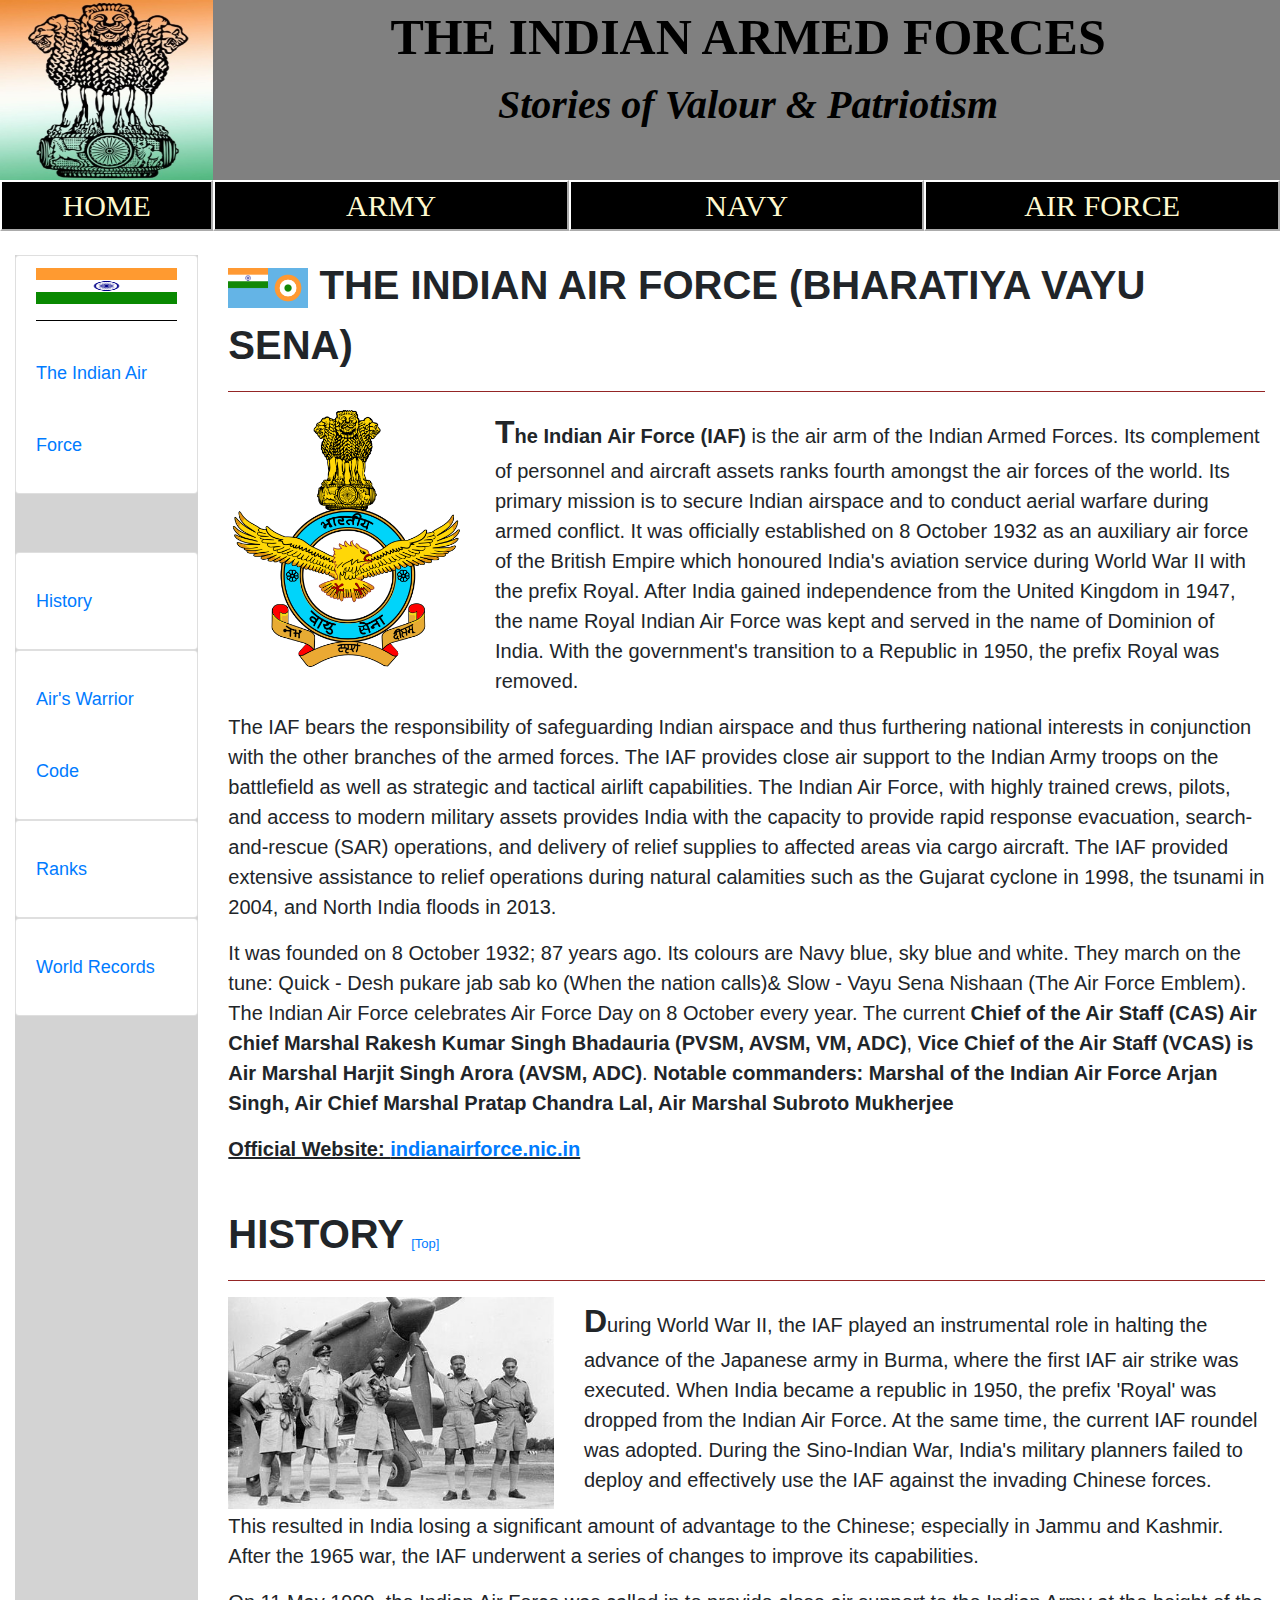
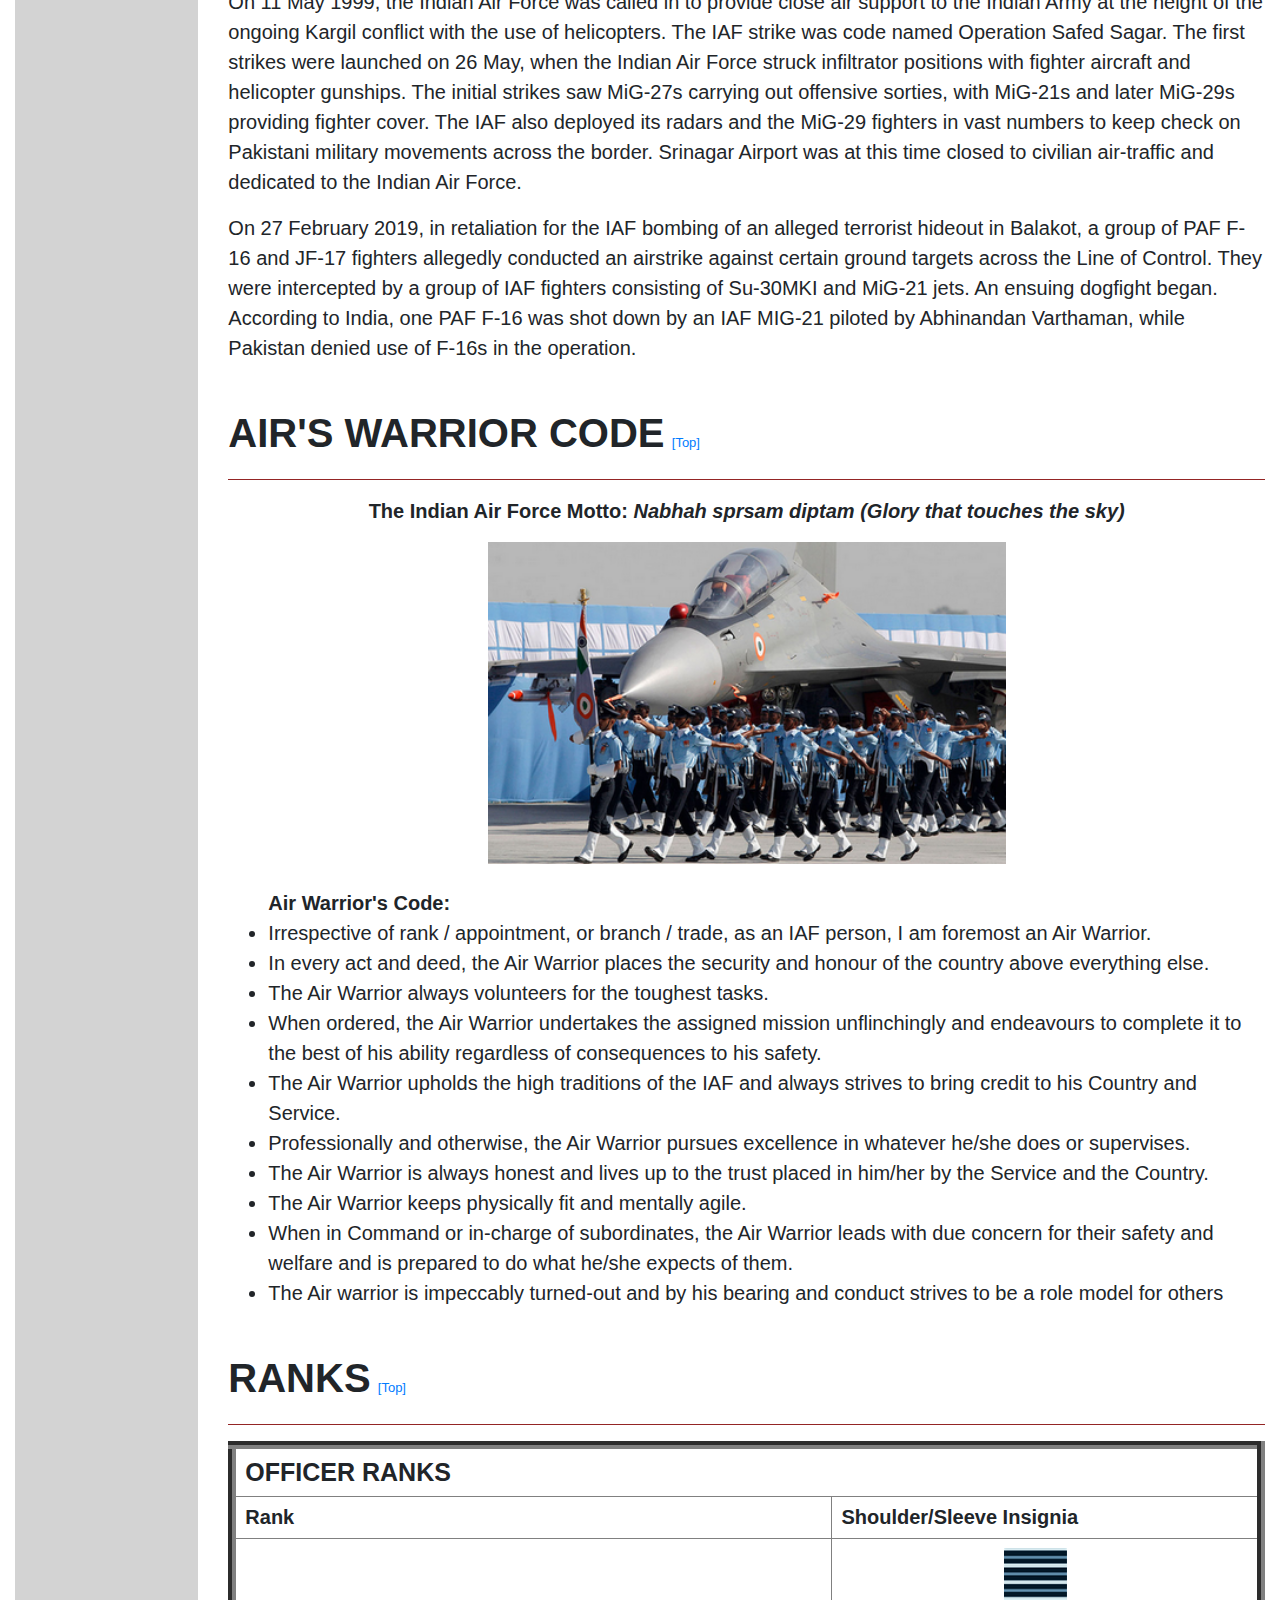
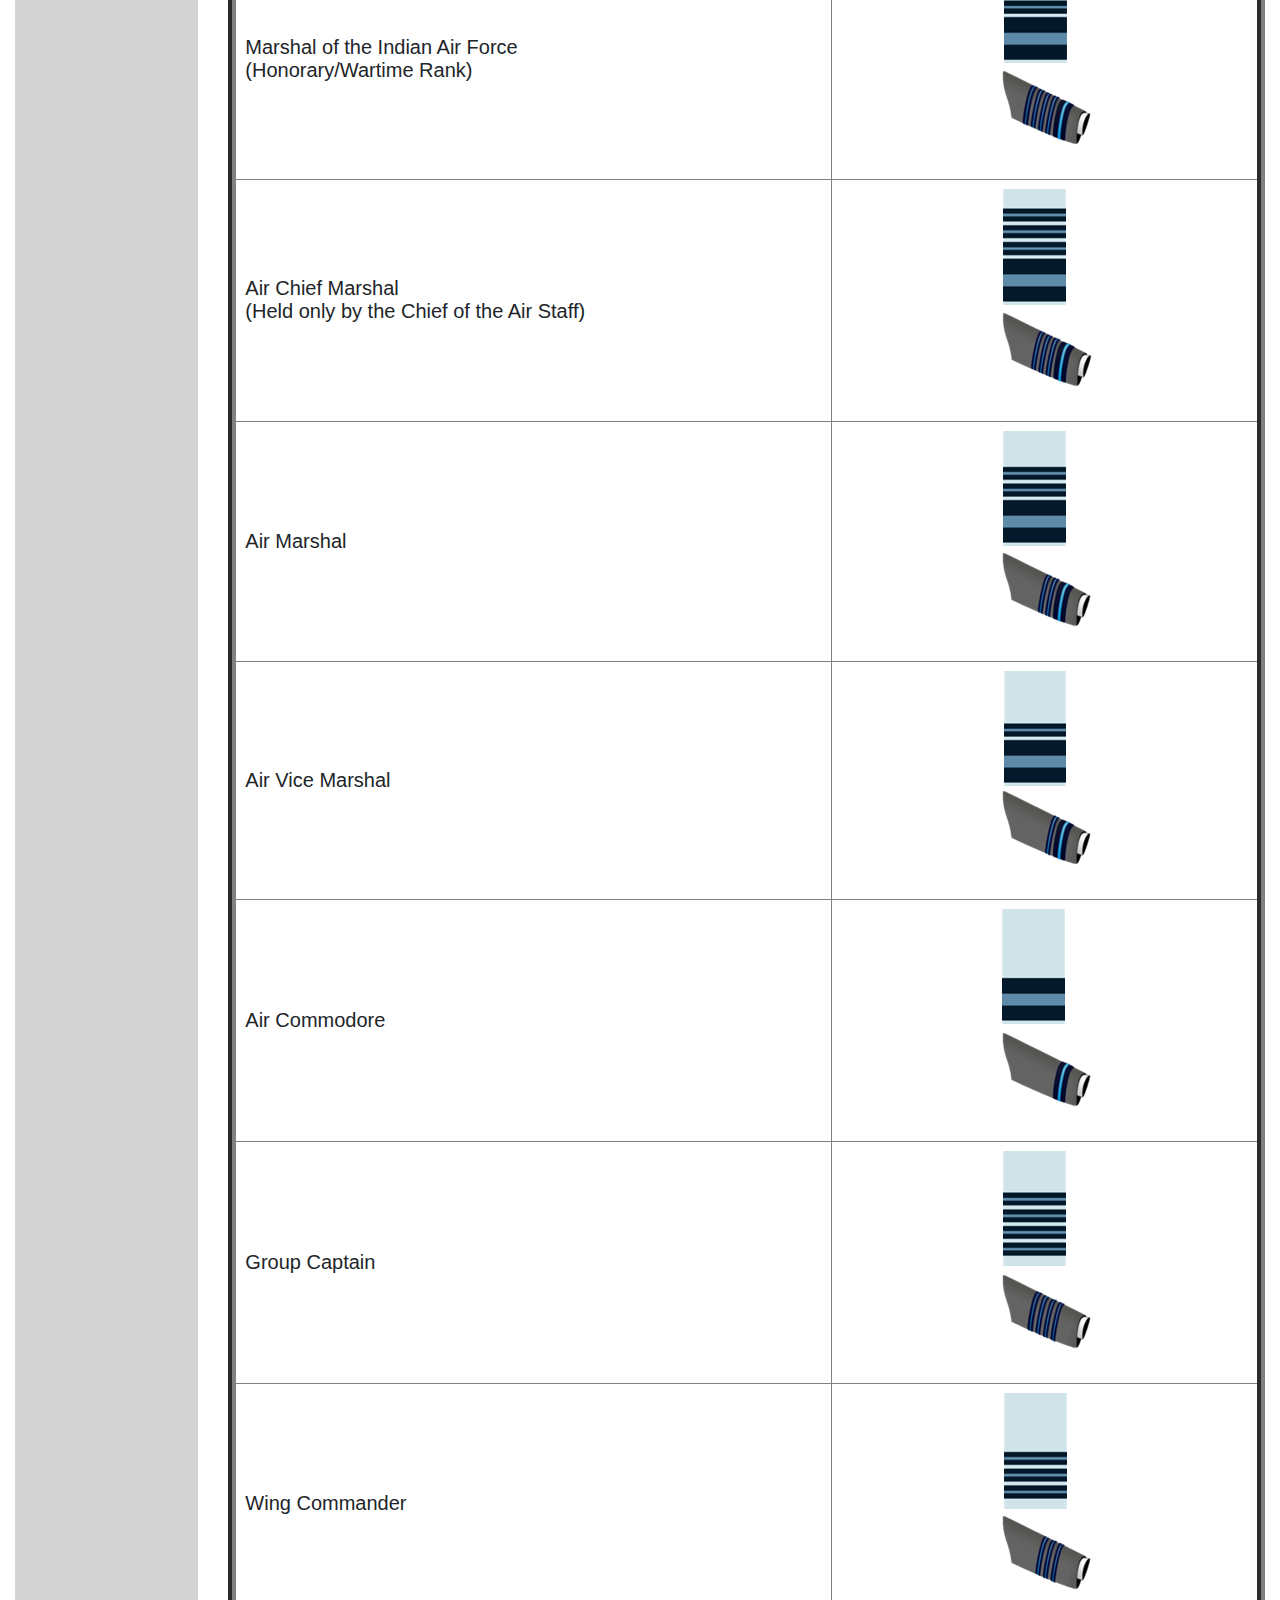
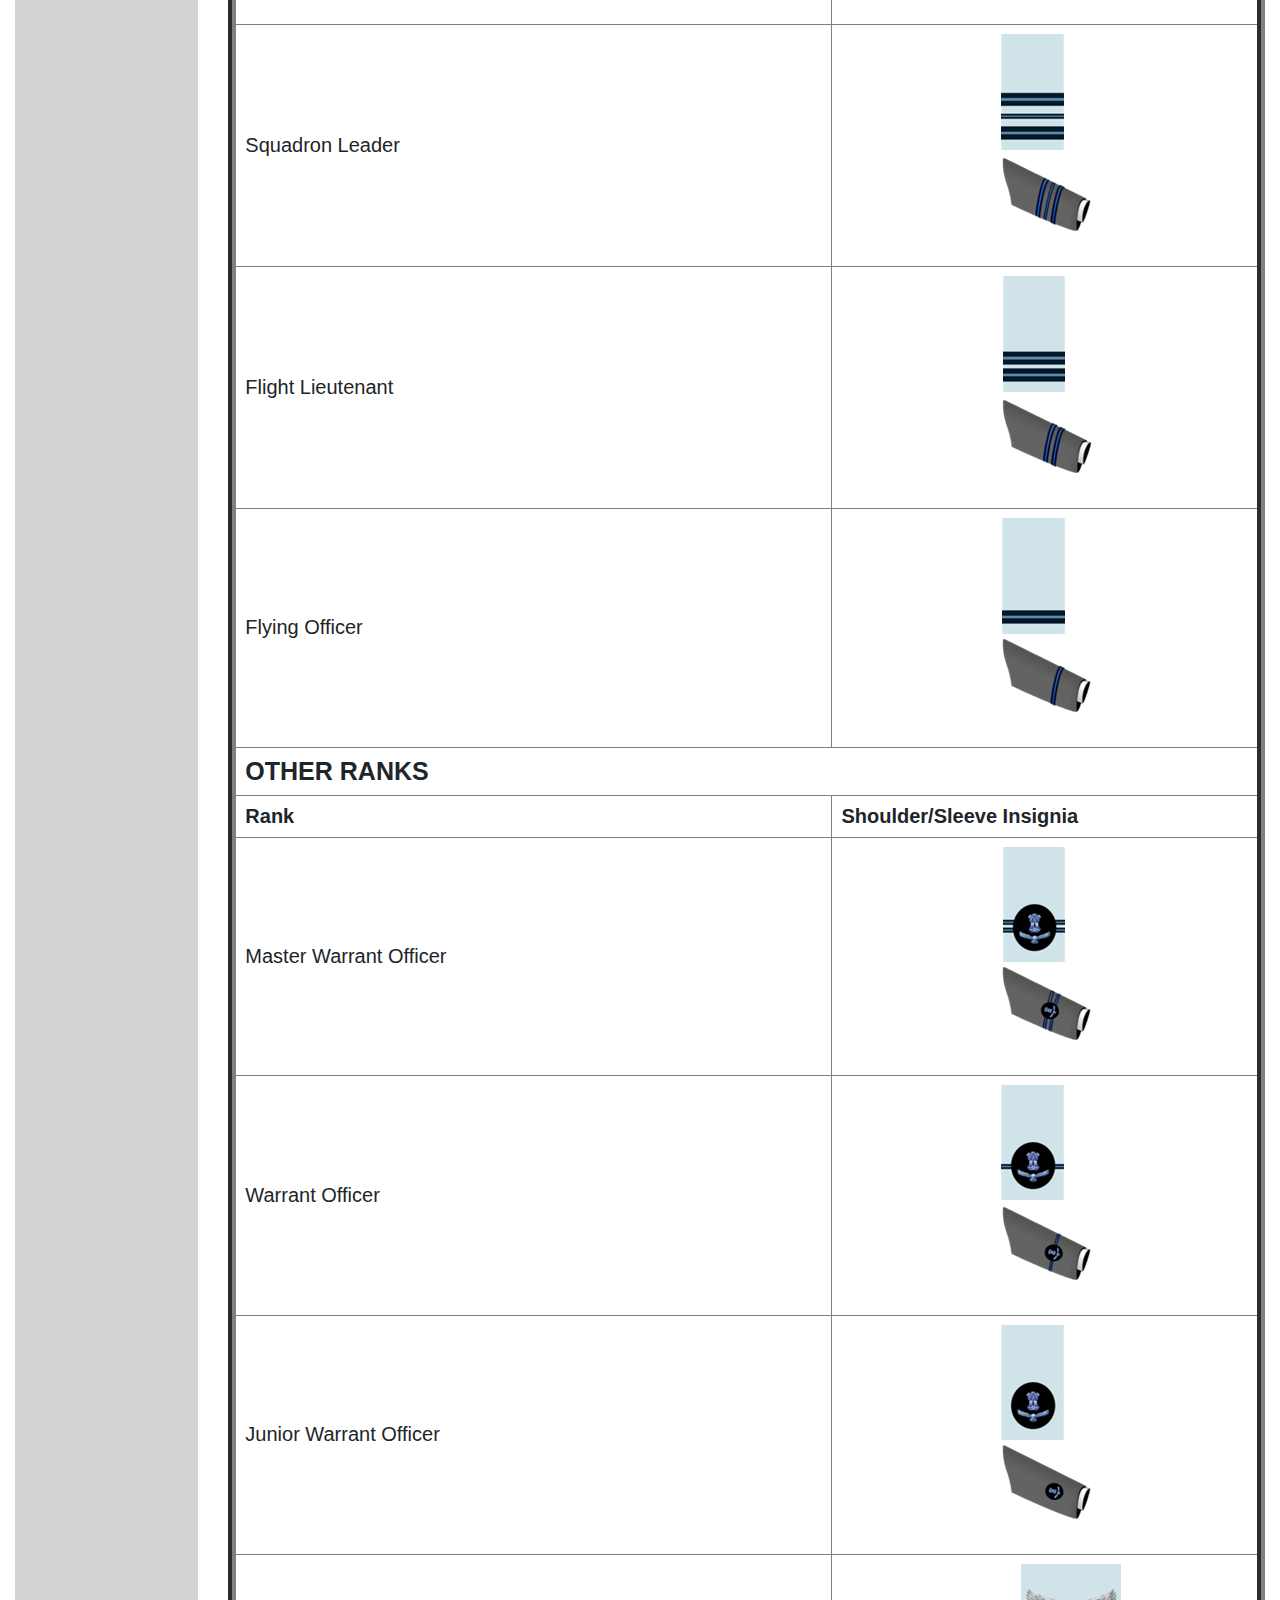
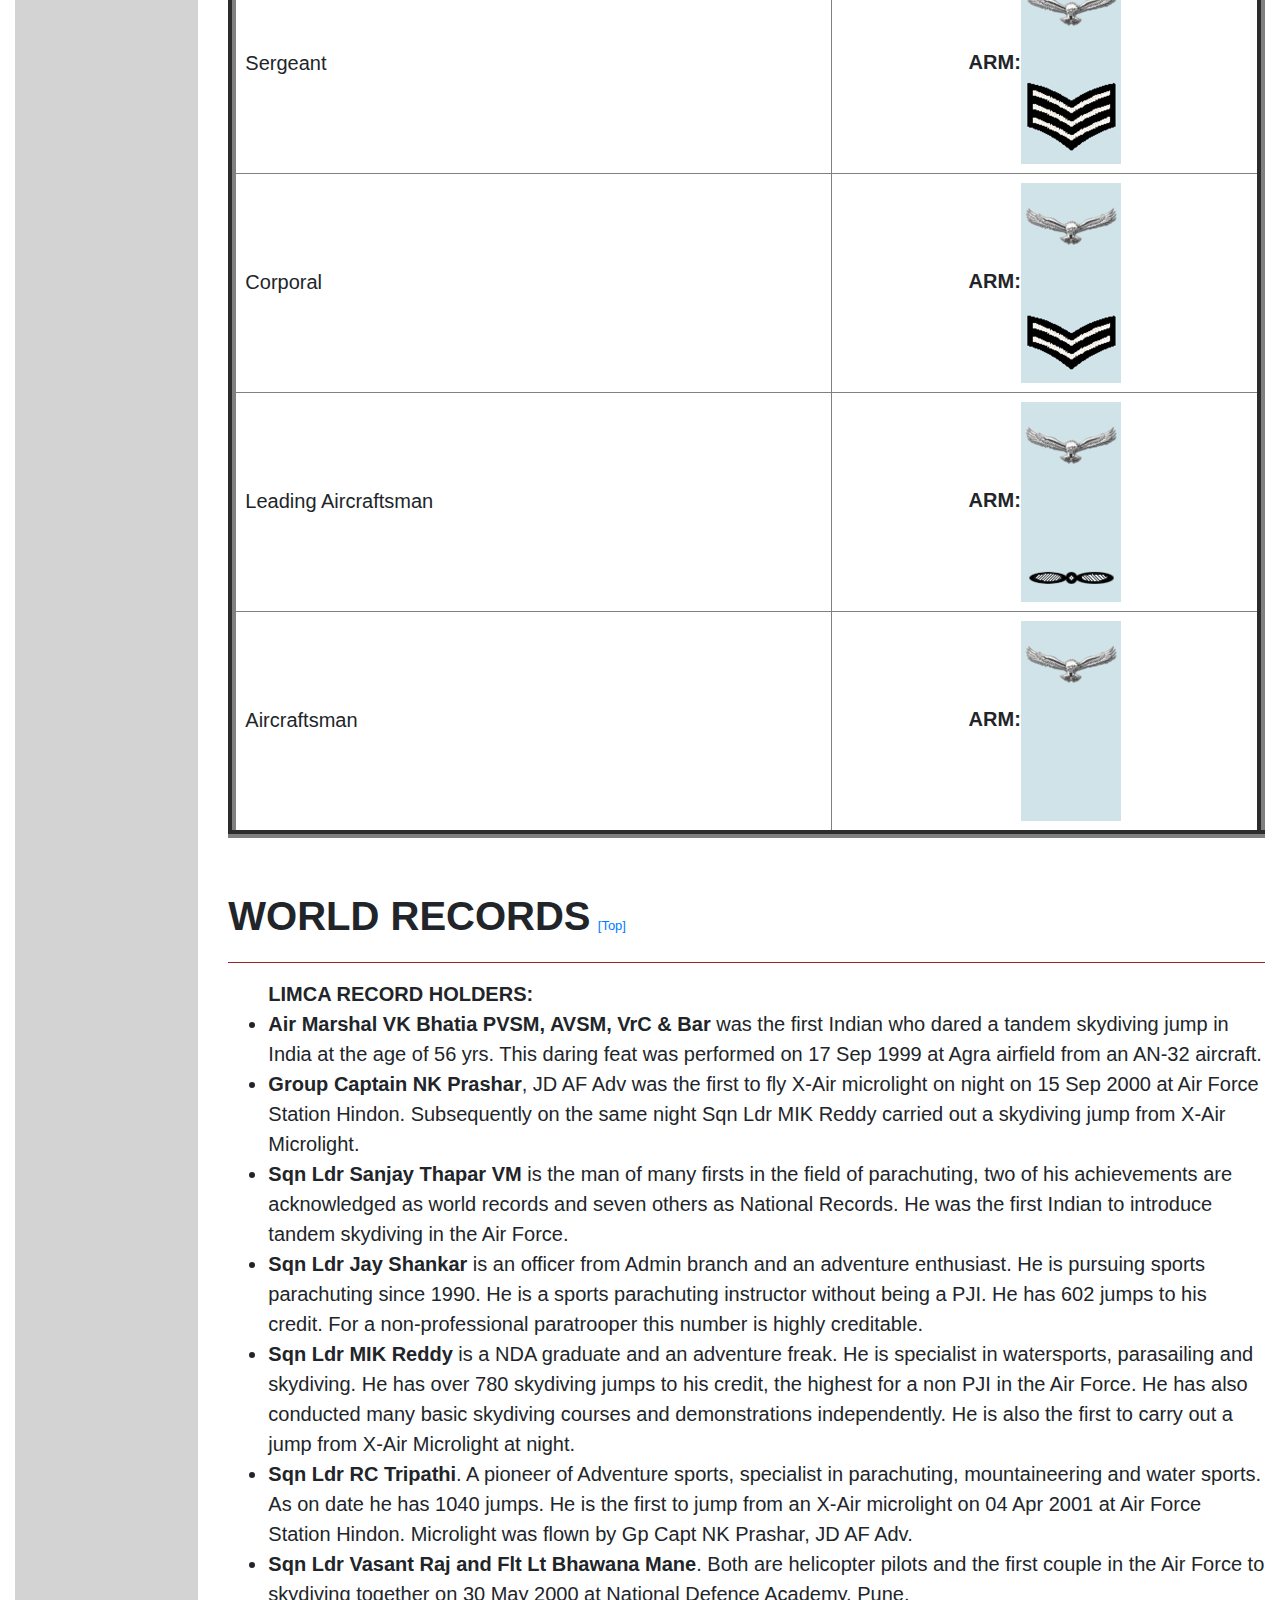
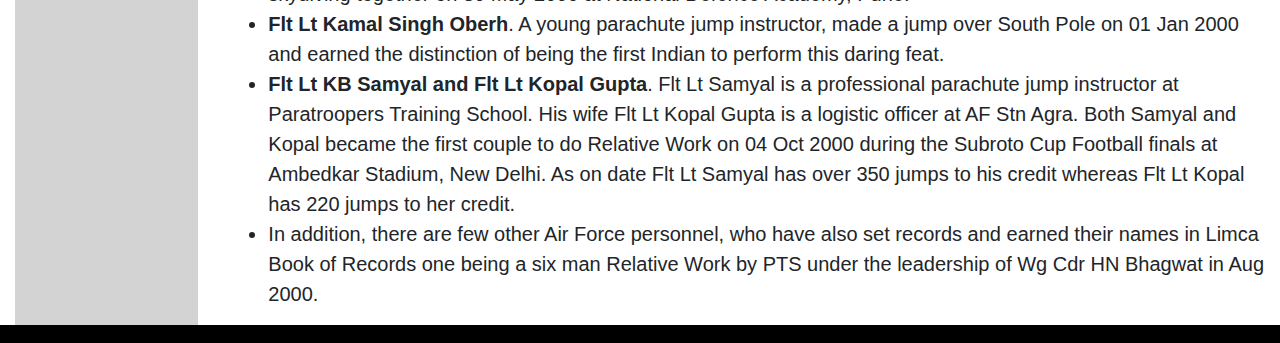
<file: Airforce.html>
<html>
     <head>
            <title> The Indian Air Force </title>
            <link rel="stylesheet" href="style0.css">
            <link rel="stylesheet" href="https://stackpath.bootstrapcdn.com/bootstrap/4.4.1/css/bootstrap.min.css" integrity="sha384-Vkoo8x4CGsO3+Hhxv8T/Q5PaXtkKtu6ug5TOeNV6gBiFeWPGFN9MuhOf23Q9Ifjh" crossorigin="anonymous">
            <link rel="stylesheet" href="style1.css">
            <meta name="viewport" content="width=device-width, initial-scale=1.0">
     </head>
     <body>
       
       <!-- Top of the webpage-->
       <div id="top">
        <img src="logo.jpg" height="100%" width="16.65%" align="left">
            THE INDIAN ARMED FORCES<br>
        <span class="st"><i>Stories of Valour & Patriotism</span></i>
       </div>
       <!--End of Top-->
       
       <!--For buttons in nav bar-->
       <div class="row no-gutters">
           <div class="col-2">
              <a href="Home.html"><button class="home">HOME</button></a>
           </div>
           <div class="col">
              <a href="Army.html"><button class="else">ARMY</button></a>
           </div>
           <div class="col">    
              <a href="Navy.html"><button class="else">NAVY</button></a>
           </div>
           <div class="col">
              <a href="Airforce.html"><button class="else">AIR FORCE</button></a>
           </div>
       </div> 
       <!--End of Nav bar-->
       
       <br>
       
       <!-- Middle Section-->
       <div class="container-fluid">
       <div class="row">
       
           <!-- Internal Navigation Sidebar-->
           <div class="col-2">
               <ul class="list-group">
                  <a href="#air"><li class="list-group-item">
                     <span id="sbimg"><img src="indianflag.png" height="12%" width="100%"></span><br><hr color="black">The Indian Air Force</li></a>
                  <a href="#his"><li class="list-group-item">History</li></a>
                  <a href="#awc"><li class="list-group-item">Air's Warrior Code</li></a>
                  <a href="#rn"><li class="list-group-item">Ranks</li></a>
                  <a href="#wr"><li class="list-group-item">World Records</li></a>
               </ul>
           </div>
           <!--End of internal navigation sidebar-->
       
           <!--Main Content-->
           <div class="col">

               <!--First internal heading-->
               <span class="content-heading" id="air"><img src="airflag.png" alt="The Indian Air Force Flag" title="The Indian Air Force Flag" width="80px">&nbspTHE INDIAN AIR FORCE (BHARATIYA VAYU SENA)</span>
               <hr color=brown>
               
               <!--First heading content-->
               <div class="row">
                    <div class="col-3">
                         <img src="aircrest.png" alt="The Indian Air Force Crest" title="The Indian Air Force Crest" class="head-img" width="100%" >       
                    </div>
           
                    <div class="col">
                        <p><font size="6"><b>T</font>he Indian Air Force (IAF)</b> is the air arm of the Indian Armed Forces. Its complement of personnel and aircraft assets ranks fourth amongst the air forces of the world. Its primary mission is to secure Indian airspace and to conduct aerial warfare during armed conflict. It was officially established on 8 October 1932 as an auxiliary air force of the British Empire which honoured India's aviation service during World War II with the prefix Royal. After India gained independence from the United Kingdom in 1947, the name Royal Indian Air Force was kept and served in the name of Dominion of India. With the government's transition to a Republic in 1950, the prefix Royal was removed. 
                        </p>

                        

                       </div>
                        
                        <div class="container-fluid">

                        <p>
                          The IAF bears the responsibility of safeguarding Indian airspace and thus furthering national interests in conjunction with the other branches of the armed forces. The IAF provides close air support to the Indian Army troops on the battlefield as well as strategic and tactical airlift capabilities. The Indian Air Force, with highly trained crews, pilots, and access to modern military assets provides India with the capacity to provide rapid response evacuation, search-and-rescue (SAR) operations, and delivery of relief supplies to affected areas via cargo aircraft. The IAF provided extensive assistance to relief operations during natural calamities such as the Gujarat cyclone in 1998, the tsunami in 2004, and North India floods in 2013.
                        </p>  
                        

                        <p>It was founded on 8 October 1932; 87 years ago. Its colours are Navy blue, sky blue and white. They march on the tune: Quick - Desh pukare jab sab ko (When the nation calls)& Slow - Vayu Sena Nishaan (The Air Force Emblem). The Indian Air Force celebrates Air Force Day on 8 October every year. The current <b>Chief of the Air Staff (CAS) Air Chief Marshal Rakesh Kumar Singh Bhadauria (PVSM, AVSM, VM, ADC)</b>, <b>Vice Chief of the Air Staff (VCAS) is Air Marshal Harjit Singh Arora (AVSM, ADC)</b>. <b>Notable commanders: Marshal of the Indian Air Force Arjan Singh, Air Chief Marshal Pratap Chandra Lal, Air Marshal Subroto Mukherjee</b></p>
                        <p><b><u>Official Website: <a href="https://www.indianairforce.nic.in">indianairforce.nic.in</a></u></b></p>
                        </p><br>
                        </div>
               </div>
               <!--End of First content-->

               

               <!--Second internal heading-->
               <span class="content-heading" id="his">HISTORY</span><font size="2px" >&nbsp <a href="#top">[Top]</a></font>
               <hr color=brown>
                
               <!--Second heading content--> 
               <div class="row">
                    <div class="col-4">
                         <img src="airhis.png" alt="World War II: Arjan Singh" title="World War II: Arjan Singh" class="head-img" width="100%">       
                    </div>
           
                    <div class="col">
                        <p><font size="6"><b>D</b></font>uring World War II, the IAF played an instrumental role in halting the advance of the Japanese army in Burma, where the first IAF air strike was executed. When India became a republic in 1950, the prefix 'Royal' was dropped from the Indian Air Force. At the same time, the current IAF roundel was adopted. During the Sino-Indian War, India's military planners failed to deploy and effectively use the IAF against the invading Chinese forces.  
                        </p>

                    </div>
                        <div class="container-fluid"> 

                          <p>
                            This resulted in India losing a significant amount of advantage to the Chinese; especially in Jammu and Kashmir. After the 1965 war, the IAF underwent a series of changes to improve its capabilities.
                          </p>
                        
                        <p>
                          On 11 May 1999, the Indian Air Force was called in to provide close air support to the Indian Army at the height of the ongoing Kargil conflict with the use of helicopters. The IAF strike was code named Operation Safed Sagar. The first strikes were launched on 26 May, when the Indian Air Force struck infiltrator positions with fighter aircraft and helicopter gunships. The initial strikes saw MiG-27s carrying out offensive sorties, with MiG-21s and later MiG-29s providing fighter cover. The IAF also deployed its radars and the MiG-29 fighters in vast numbers to keep check on Pakistani military movements across the border. Srinagar Airport was at this time closed to civilian air-traffic and dedicated to the Indian Air Force. 
                        </p>
                        <p>
                          On 27 February 2019, in retaliation for the IAF bombing of an alleged terrorist hideout in Balakot, a group of PAF F-16 and JF-17 fighters allegedly conducted an airstrike against certain ground targets across the Line of Control. They were intercepted by a group of IAF fighters consisting of Su-30MKI and MiG-21 jets. An ensuing dogfight began. According to India, one PAF F-16 was shot down by an IAF MIG-21 piloted by Abhinandan Varthaman, while Pakistan denied use of F-16s in the operation. 
                        </p> 
                        <br>
                    </div>
               </div>
               <!--End of Second content-->


               
               <!--Third internal heading-->
               <span class="content-heading" id="awc">AIR'S WARRIOR CODE</span><font size="2px" >&nbsp <a href="#top">[Top]</a></font>
               <hr color=brown>
                
               <!--Third heading content--> 
               
               <div class="row">
                    
                                
                    
           
                    <div class="col">
                        <p style="text-align: center"><b>The Indian Air Force Motto: <i>Nabhah sprsam diptam (Glory that touches the sky)</i></b></p>

                      <img src="airawc.png" alt="The Indian Air Force" title="The Indian Air Force" class="center1" width="100%">
                    </div>
                        <div class="container-fluid"> 
                        
                        
                        <br><ul class="list">
                          <b>Air Warrior's Code:</b>
                            <li>Irrespective of rank / appointment, or branch / trade, as an IAF person, I am foremost an Air Warrior.</li>
                            <li>In every act and deed, the Air Warrior places the security and honour of the country above everything else.</li>
                            <li>The Air Warrior always volunteers for the toughest tasks.</li>
                            <li>When ordered, the Air Warrior undertakes the assigned mission unflinchingly and endeavours to complete it to the best of his ability regardless of consequences to his safety.</li>
                            <li>The Air Warrior upholds the high traditions of the IAF and always strives to bring credit to his Country and Service.</li>
                            <li>Professionally and otherwise, the Air Warrior pursues excellence in whatever he/she does or supervises.</li>
                            <li>The Air Warrior is always honest and lives up to the trust placed in him/her by the Service and the Country.</li>
                            <li>The Air Warrior keeps physically fit and mentally agile.</li>
                            <li>When in Command or in-charge of subordinates, the Air Warrior leads with due concern for their safety and welfare and is prepared to do what he/she expects of them.</li>
                            <li>The Air warrior is impeccably turned-out and by his bearing and conduct strives to be a role model for others</li>
                        </ul><br>
                    </div>
               </div>

               <!--End of Third content-->

               
               <!--Fourth internal heading-->
               <span class="content-heading" id="rn">RANKS</span><font size="2px">&nbsp <a href="#top">[Top]</a></font>
               <hr color=brown>
                
               <!--Fouth heading content--> 
               <div class="row">
                    
           
                    <div class="col">
            
                        
                        <table border="8px" width="100%" cellpadding="9px">
                            <tr>
                              <th colspan="3" style="font-size: 25px">OFFICER RANKS</th>
                            </tr>
                            <tr>
                              <th>Rank</th>
                              <th>Shoulder/Sleeve Insignia</th>
                  
                            </tr>
                          
                            <tr>
                              <td>Marshal of the Indian Air Force<br>(Honorary/Wartime Rank)</td>
                              <td align="center"><img class="rank" src="rn2m.png" height="100%"></td>
                            </tr>

                            <tr>
                              <td>Air Chief Marshal<br>(Held only by the Chief of the Air Staff)</td>
                              <td align="center"><img class="rank" src="rn2acm.png" height="100%"></td>
                            </tr>

                            <tr>
                              <td>Air Marshal</td>
                              <td align="center"><img class="rank" src="rn2am.png" height="100%"></td>
                            </tr>

                            <tr>
                              <td>Air Vice Marshal</td>
                              <td align="center"><img class="rank" src="rn2avm.png" height="100%"></td>
                            </tr>

                            <tr>
                              <td>Air Commodore</td>
                              <td align="center"><img class="rank" src="rn2ac.png" height="100%"></td>
                            </tr>

                            <tr>
                              <td>Group Captain</td>
                              <td align="center"><img class="rank" src="rn2gc.png" height="100%"></td>
                            </tr>

                            <tr>
                              <td>Wing Commander</td>
                              <td align="center"><img class="rank" src="rn2wc.png" height="100%"></td>
                            </tr>

                            <tr>
                              <td>Squadron Leader</td>
                              <td align="center"><img class="rank" src="rn2sl.png" height="100%"></td>
                            </tr>

                            <tr>
                              <td>Flight Lieutenant</td>
                              <td align="center"><img class="rank" src="rn2fl.png" height="100%"></td>
                            </tr>

                            <tr>
                              <td>Flying Officer</td>
                              <td align="center"><img class="rank" src="rn2fo.png" height="100%"></td>
                            </tr>

                            <tr>
                              <th colspan="3" style="font-size: 25px">OTHER RANKS</th>
                            </tr>

                            <tr>
                              <th>Rank</th>
                              <th>Shoulder/Sleeve Insignia</th>
                            </tr>

                            <tr>
                              <td>Master Warrant Officer</td>
                              <td align="center"><img class="rank" src="rn2mwo.png" height="100%"></td>
                            </tr>

                            <tr>
                              <td>Warrant Officer</td>
                              <td align="center"><img class="rank" src="rn2wo.png" height="100%"></td>
                            </tr>

                            <tr>
                              <td>Junior Warrant Officer</td>
                              <td align="center"><img class="rank" src="rn2jwo.png" height="100%"></td>
                            </tr>

                            <tr>
                              <td>Sergeant</td>
                              <td align="center"><b>ARM:<img class="rank" src="rn2s.png" height="100%"></td>
                            </tr>

                            <tr>
                              <td>Corporal</td>
                              <td align="center"><b>ARM:<b><img class="rank" src="rn2c.png" height="100%"></td>
                            </tr>

                            <tr>
                              <td>Leading Aircraftsman</td>
                              <td align="center"><b>ARM:</b><img class="rank" src="rn2la.png" height="100%"></td>
                            </tr>

                            <tr>
                              <td>Aircraftsman</td>
                              <td align="center"><b>ARM:</b><img class="rank" src="rn2a.png" height="100%"></td>
                            </tr>

                            
                          

                        </table><br><br>
                    
                    </div>
               </div>
               <!--End of Fourth content-->


               <!--Fifth internal heading-->
               <span class="content-heading" id="wr">WORLD RECORDS</span><font size="2px" >&nbsp <a href="#top">[Top]</a></font>
               <hr color=brown>
                
               <!--Fifth heading content--> 
               <div class="row">
                    
           
                   <div class="col">
                        <ul class="list">
                          <b>LIMCA RECORD HOLDERS:</b>
                          <li><b>Air Marshal VK Bhatia PVSM, AVSM, VrC & Bar</b> was the first Indian who dared a tandem skydiving jump in India at the age of 56 yrs. This daring feat was performed on 17 Sep 1999 at Agra airfield from an AN-32 aircraft.</li>
                          <li><b>Group Captain NK Prashar</b>, JD AF Adv was the first to fly X-Air microlight on night on 15 Sep 2000 at Air Force Station Hindon. Subsequently on the same night Sqn Ldr MIK Reddy carried out a skydiving jump from X-Air Microlight.</li>
                          <li><b>Sqn Ldr Sanjay Thapar VM</b> is the man of many firsts in the field of parachuting, two of his achievements are acknowledged as world records and seven others as National Records. He was the first Indian to introduce tandem skydiving in the Air Force.</li>
                          <li><b>Sqn Ldr Jay Shankar</b> is an officer from Admin branch and an adventure enthusiast. He is pursuing sports parachuting since 1990. He is a sports parachuting instructor without being a PJI. He has 602 jumps to his credit. For a non-professional paratrooper this number is highly creditable.</li>
                          <li><b>Sqn Ldr MIK Reddy</b> is a NDA graduate and an adventure freak. He is specialist in watersports, parasailing and skydiving. He has over 780 skydiving jumps to his credit, the highest for a non PJI in the Air Force. He has also conducted many basic skydiving courses and demonstrations independently. He is also the first to carry out a jump from X-Air Microlight at night.</li>
                          <li><b>Sqn Ldr RC Tripathi</b>. A pioneer of Adventure sports, specialist in parachuting, mountaineering and water sports. As on date he has 1040 jumps. He is the first to jump from an X-Air microlight on 04 Apr 2001 at Air Force Station Hindon. Microlight was flown by Gp Capt NK Prashar, JD AF Adv.</li>
                          <li><b>Sqn Ldr Vasant Raj and Flt Lt Bhawana Mane</b>. Both are helicopter pilots and the first couple in the Air Force to skydiving together on 30 May 2000 at National Defence Academy, Pune.</li>
                          <li><b>Flt Lt Kamal Singh Oberh</b>. A young parachute jump instructor, made a jump over South Pole on 01 Jan 2000 and earned the distinction of being the first Indian to perform this daring feat.</li>
                          <li><b>Flt Lt KB Samyal and Flt Lt Kopal Gupta</b>. Flt Lt Samyal is a professional parachute jump instructor at Paratroopers Training School. His wife Flt Lt Kopal Gupta is a logistic officer at AF Stn Agra. Both Samyal and Kopal became the first couple to do Relative Work on 04 Oct 2000 during the Subroto Cup Football finals at Ambedkar Stadium, New Delhi. As on date Flt Lt Samyal has over 350 jumps to his credit whereas Flt Lt Kopal has 220 jumps to her credit.</li>
                          <li>In addition, there are few other Air Force personnel, who have also set records and earned their names in Limca Book of Records one being a six man Relative Work by PTS under the leadership of Wg Cdr HN Bhagwat in Aug 2000.</li>
                        </ul>

                       
                        </div><br>
               </div>
               <!--End of Fifth content-->

           </div>
           <!--End of Main Content-->
       
       </div> 
       </div>
       <!-- End of Middle Section-->     
       

       <!--Bottom Section-->
       <div id="bottom" style="background-color: black; height: 2%">
       </div>
        <!--End of Bottom Section-->
     

     </body>   
</html>
</file>
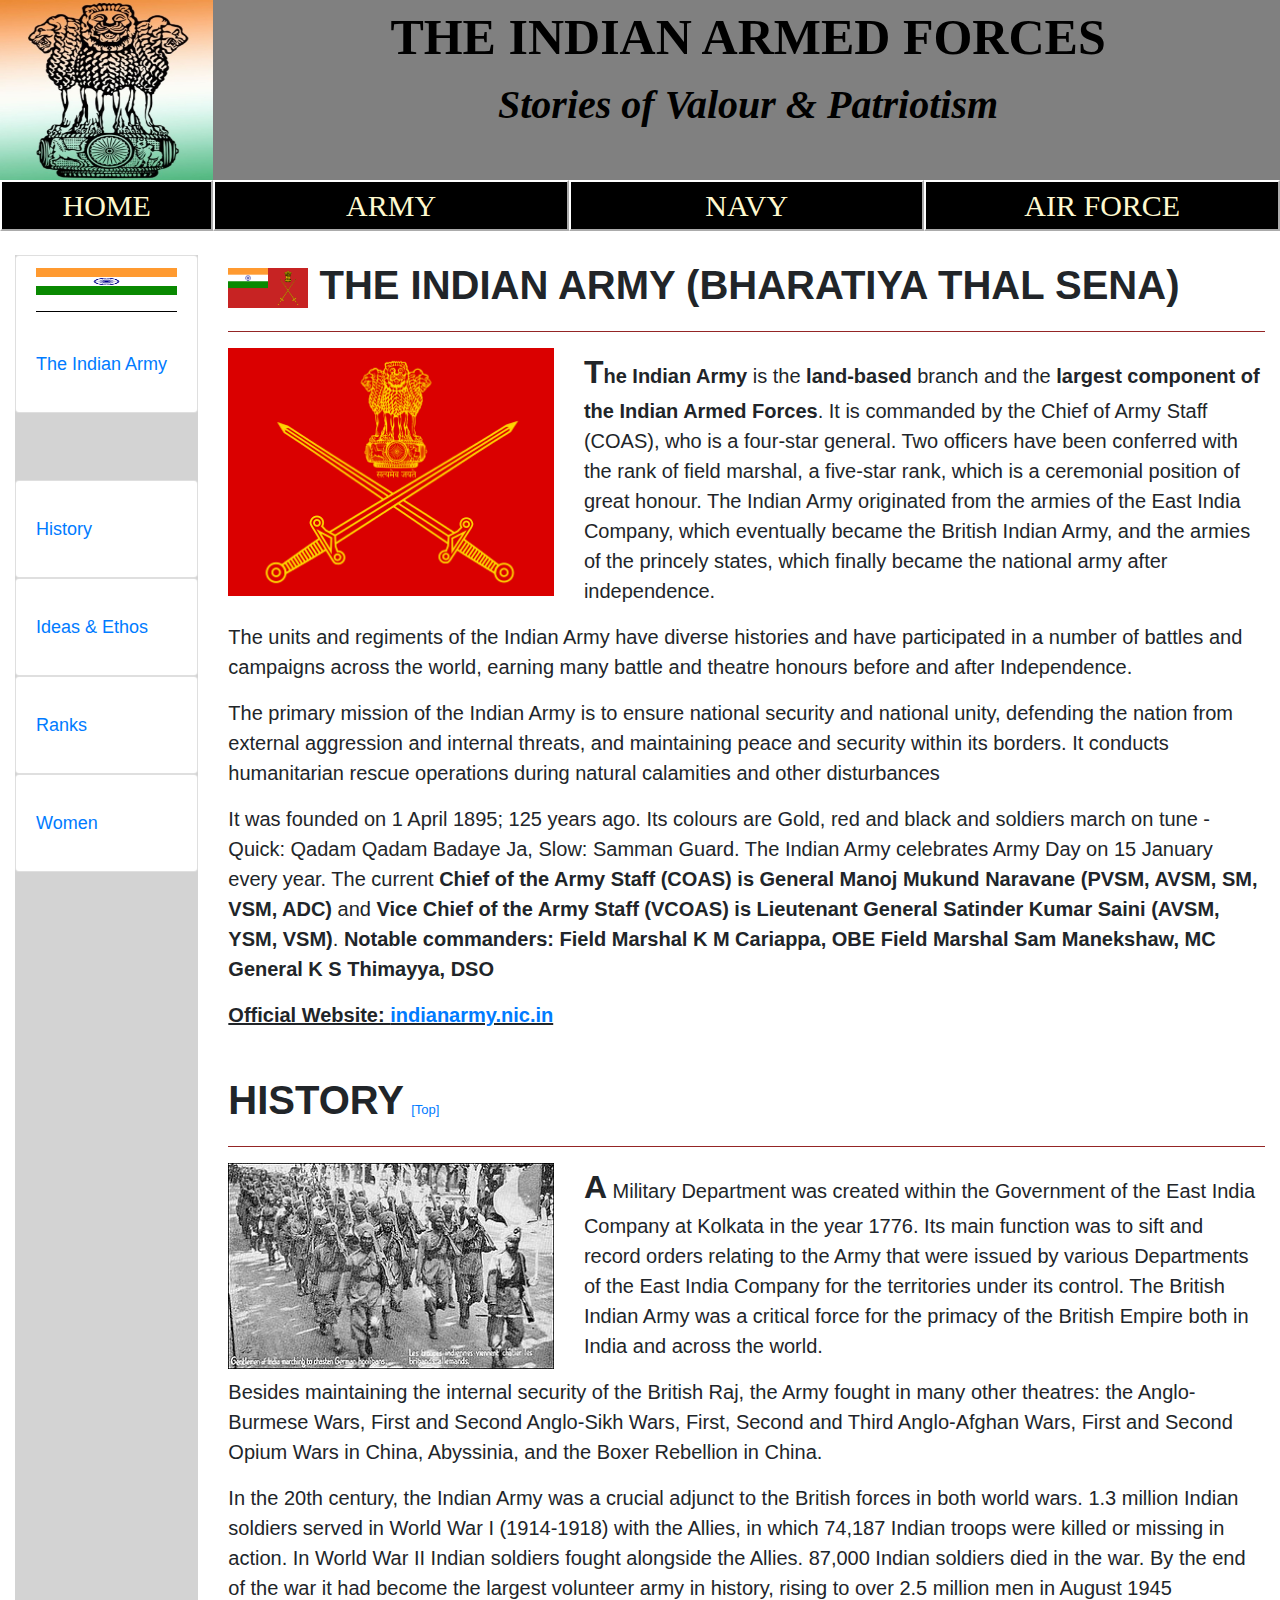
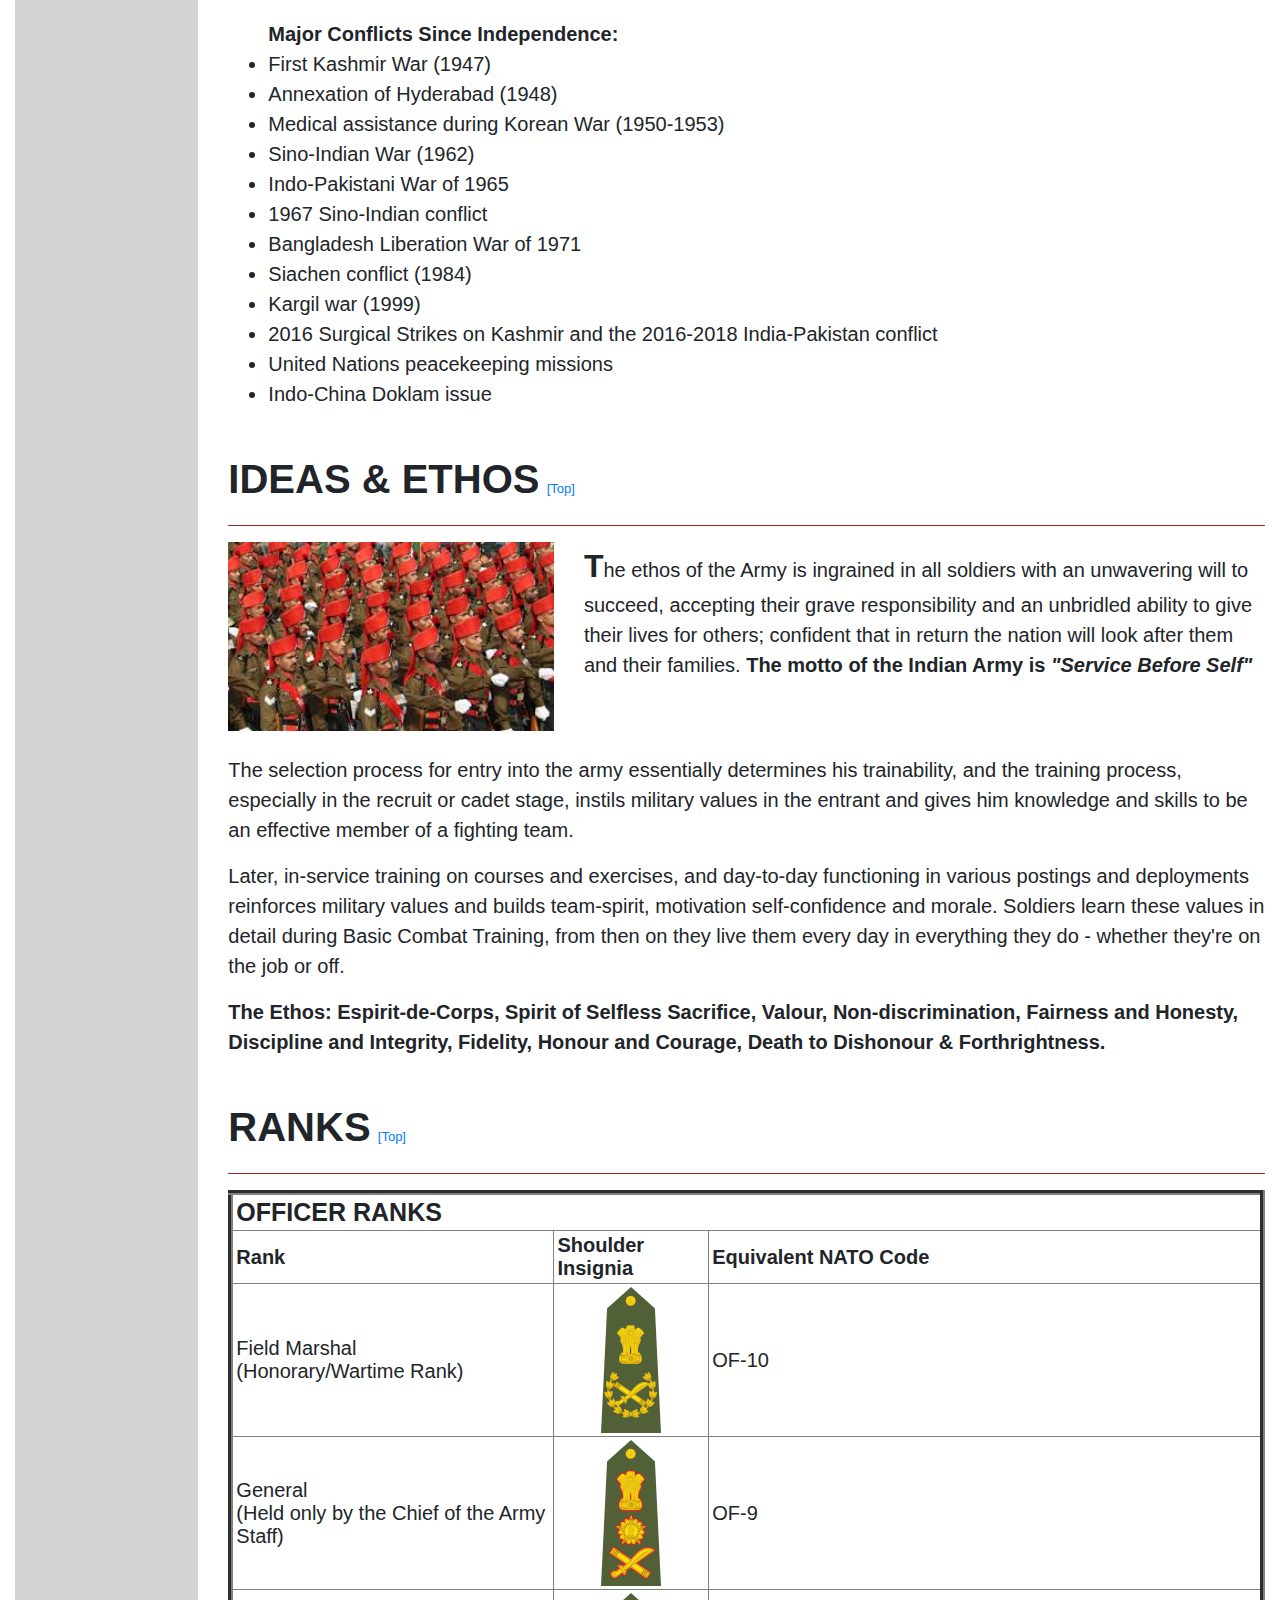
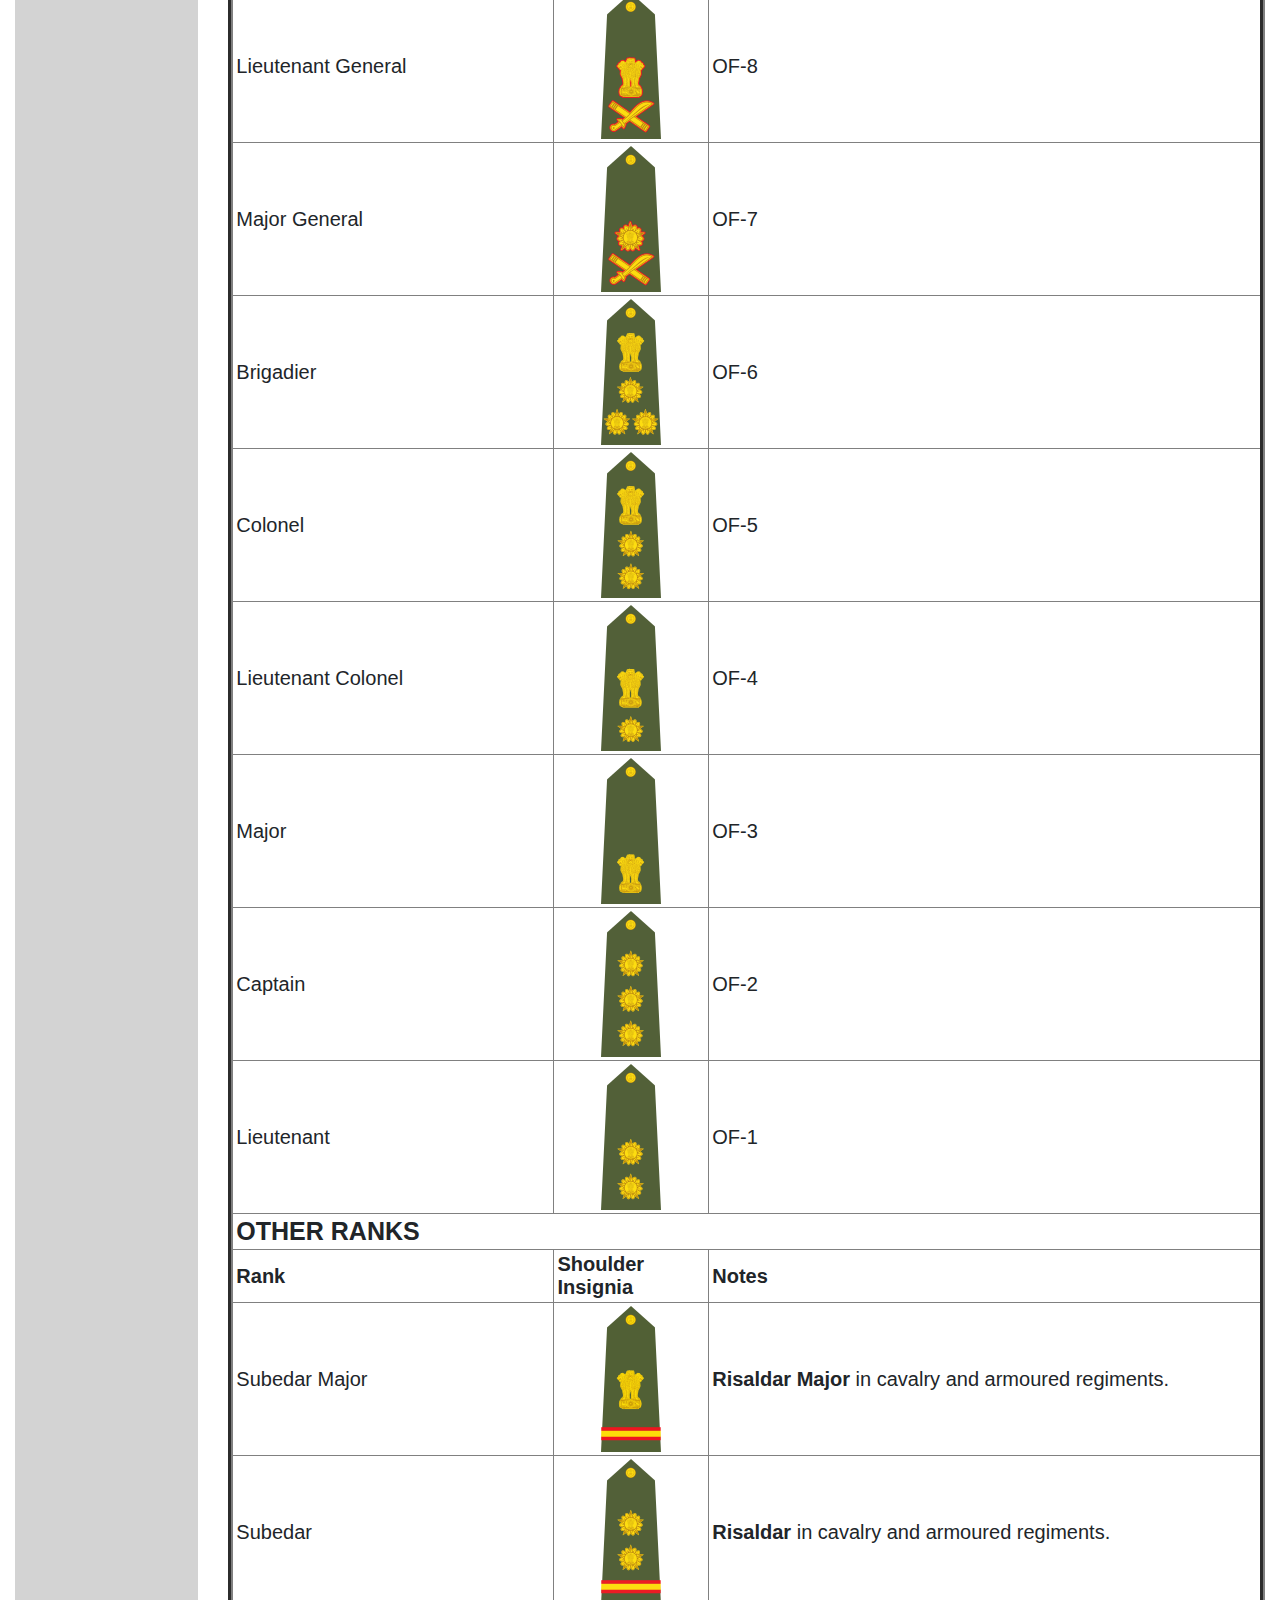
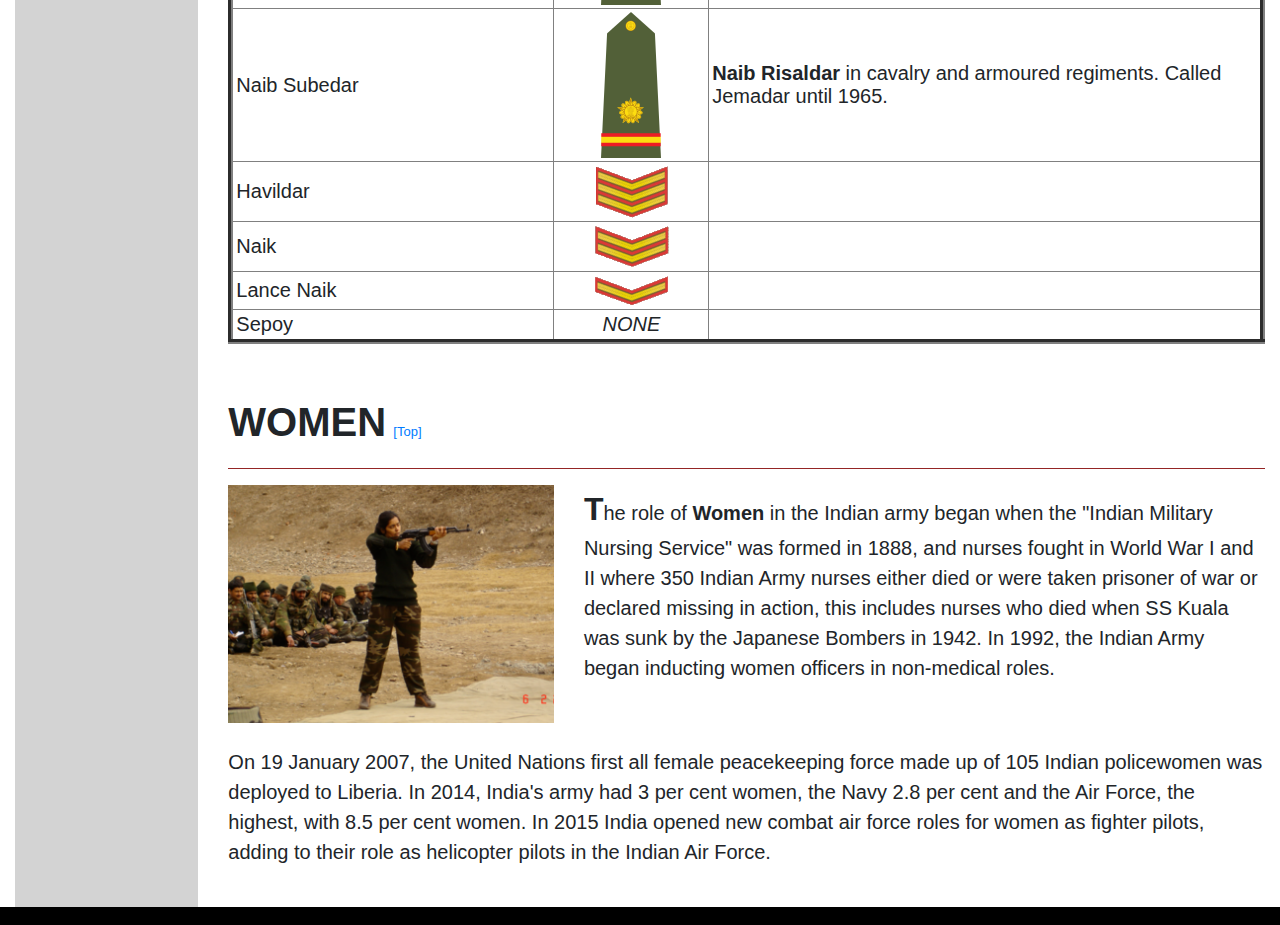
<file: Army.html>
<html>
     <head>
            <title> The Indian Army </title>
            <link rel="stylesheet" href="style0.css">
            <link rel="stylesheet" href="https://stackpath.bootstrapcdn.com/bootstrap/4.4.1/css/bootstrap.min.css" integrity="sha384-Vkoo8x4CGsO3+Hhxv8T/Q5PaXtkKtu6ug5TOeNV6gBiFeWPGFN9MuhOf23Q9Ifjh" crossorigin="anonymous">
            <link rel="stylesheet" href="style1.css">
            <meta name="viewport" content="width=device-width, initial-scale=1.0">
     </head>
     <body>
       
       <!-- Top of the webpage-->
       <div id="top">
       	<img src="logo.jpg" height="100%" width="16.65%" align="left">
       	    THE INDIAN ARMED FORCES<br>
       	<span class="st"><i>Stories of Valour & Patriotism</span></i>
       </div>
       <!--End of Top-->
       
       <!--For buttons in nav bar-->
       <div class="row no-gutters">
           <div class="col-2">
              <a href="Home.html"><button class="home">HOME</button></a>
           </div>
           <div class="col">
              <a href="Army.html"><button class="else">ARMY</button></a>
           </div>
           <div class="col">    
              <a href="Navy.html"><button class="else">NAVY</button></a>
           </div>
           <div class="col">
              <a href="Airforce.html"><button class="else">AIR FORCE</button></a>
           </div>
       </div> 
       <!--End of Nav bar-->
       
       <br>
       
       <!-- Middle Section-->
       <div class="container-fluid">
       <div class="row">
       
           <!-- Internal Navigation Sidebar-->
           <div class="col-2">
               <ul class="list-group">
                  <a href="#tia"><li class="list-group-item">
              	     <span id="sbimg"><img src="indianflag.png" height="12%" width="100%"></span><br><hr color="black">The Indian Army</li></a>
                  <a href="#his"><li class="list-group-item">History</li></a>
                  <a href="#i&e"><li class="list-group-item">Ideas & Ethos</li></a>
                  <a href="#rn"><li class="list-group-item">Ranks</li></a>
                  <a href="#w"><li class="list-group-item">Women</li></a>
               </ul>
           </div>
           <!--End of internal navigation sidebar-->
       
           <!--Main Content-->
           <div class="col">

           	   <!--First internal heading-->
       	       <span class="content-heading" id="tia"><img src="tiaflag.png" alt="The Indian Army Flag" title="The Indian Army Flag" width="80px">&nbspTHE INDIAN ARMY (BHARATIYA THAL SENA)</span>
       	       <hr color=brown>
               
               <!--First heading content-->
               <div class="row">
           	        <div class="col-4">
                         <img src="tiacrest.png" alt="The Indian Army Crest" title="The Indian Army Crest" class="head-img" width="100%">       
                    </div>
           
                    <div class="col">
                       <p><font size="6"><b>T</font>he Indian Army</b> is the <b>land-based</b> branch and the <b>largest component of the Indian Armed Forces</b>. It is commanded by the Chief of Army Staff (COAS), who is a four-star general. Two officers have been conferred with the rank of field marshal, a five-star rank, which is a ceremonial position of great honour. The Indian Army originated from the armies of the East India Company, which eventually became the British Indian Army, and the armies of the princely states, which finally became the national army after independence.  
                        </p>

                        </div>
                        
                        <div class="container-fluid">

                        <p>
                          The units and regiments of the Indian Army have diverse histories and have participated in a number of battles and campaigns across the world, earning many battle and theatre honours before and after Independence.
                        </p>

                        <p>
                          The primary mission of the Indian Army is to ensure national security and national unity, defending the nation from external aggression and internal threats, and maintaining peace and security within its borders. It conducts humanitarian rescue operations during natural calamities and other disturbances
                        </p>

                        <p>It was founded on 1 April 1895; 125 years ago. Its colours are Gold, red and black and soldiers march on tune - Quick: Qadam Qadam Badaye Ja, Slow: Samman Guard. The Indian Army celebrates Army Day on 15 January every year. The current <b>Chief of the Army Staff (COAS) is General Manoj Mukund Naravane (PVSM, AVSM, SM, VSM, ADC)</b> and <b>Vice Chief of the Army Staff (VCOAS) is Lieutenant General Satinder Kumar Saini (AVSM, YSM, VSM)</b>. <b>Notable commanders: Field Marshal K M Cariappa, OBE Field Marshal Sam Manekshaw, MC General K S Thimayya, DSO</b></p>
                        <p><b><u>Official Website: <a href="https://www.indianarmy.nic.in">indianarmy.nic.in</a></u></b></p>
                        </p><br>
                        </div>
               </div>
               <!--End of First content-->

               

               <!--Second internal heading-->
               <span class="content-heading" id="his">HISTORY</span><font size="2px" >&nbsp <a href="#top">[Top]</a></font>
       	       <hr color=brown>
                
               <!--Second heading content--> 
       	       <div class="row">
           	        <div class="col-4">
                         <img src="tiahis.jpg" alt="World War I" title="World War I" class="head-img" width="100%">       
                    </div>
           
                    <div class="col">
                        <p><font size="6"><b>A</b></font> Military Department was created within the Government of the East India Company at Kolkata in the year 1776. Its main function was to sift and record orders relating to the Army that were issued by various Departments of the East India Company for the territories under its control. The British Indian Army was a critical force for the primacy of the British Empire both in India and across the world.  
                        </p>

                        
                    </div>
                        <div class="container-fluid"> 

                        <p>
                          Besides maintaining the internal security of the British Raj, the Army fought in many other theatres: the Anglo-Burmese Wars, First and Second Anglo-Sikh Wars, First, Second and Third Anglo-Afghan Wars, First and Second Opium Wars in China, Abyssinia, and the Boxer Rebellion in China.
                        </p>

                        <p>
                          In the 20th century, the Indian Army was a crucial adjunct to the British forces in both world wars. 1.3 million Indian soldiers served in World War I (1914-1918) with the Allies, in which 74,187 Indian troops were killed or missing in action. In World War II Indian soldiers fought alongside the Allies. 87,000 Indian soldiers died in the war. By the end of the war it had become the largest volunteer army in history, rising to over 2.5 million men in August 1945
                        </p>
                        
                        <ul class="list">
                        	<b>Major Conflicts Since Independence:</b>
                            <li>First Kashmir War (1947)</li>
                            <li>Annexation of Hyderabad (1948)</li>
                            <li>Medical assistance during Korean War (1950-1953)</li>
                            <li>Sino-Indian War (1962)</li>
                            <li>Indo-Pakistani War of 1965</li>
                            <li>1967 Sino-Indian conflict</li>
                            <li>Bangladesh Liberation War of 1971</li>
                            <li>Siachen conflict (1984)</li>
                            <li>Kargil war (1999)</li>
                            <li>2016 Surgical Strikes on Kashmir and the 2016-2018 India-Pakistan conflict</li>
                            <li>United Nations peacekeeping missions</li>
                            <li>Indo-China Doklam issue</li>
                        </ul><br>
                    </div>
               </div>
               <!--End of Second content-->


               
               <!--Third internal heading-->
               <span class="content-heading" id="i&e">IDEAS & ETHOS</span><font size="2px" >&nbsp <a href="#top">[Top]</a></font>
       	       <hr color=brown>
                
               <!--Third heading content--> 
       	       <div class="row">
           	        <div class="col-4">
                        <img src="tiaie.png" alt="The Indian Army" title="The Indian Army" class="head-img" width="100%">       
                    </div>
           
                    <div class="col">
                         <p><font size="6"><b>T</b></font>he ethos of the Army is ingrained in all soldiers with an unwavering will to succeed, accepting their grave responsibility and an unbridled ability to give their lives for others; confident that in return the nation will look after them and their families. <b>The motto of the Indian Army is <i>"Service Before Self"</i></b>
                        </p>

                        
                    </div>
                        
                        <div class="container-fluid"><br>

                         <p>
                          The selection process for entry into the army essentially determines his trainability, and the training process, especially in the recruit or cadet stage, instils military values in the entrant and gives him knowledge and skills to be an effective member of a fighting team. 
 
                        </p>

                         <p>
                          Later, in-service training on courses and exercises, and day-to-day functioning in various postings and deployments reinforces military values and builds team-spirit, motivation self-confidence and morale. Soldiers learn these values in detail during Basic Combat Training, from then on they live them every day in everything they do - whether they're on the job or off.
                        </p>

                        <p>
                          <b>The Ethos: Espirit-de-Corps, Spirit of Selfless Sacrifice, Valour, Non-discrimination, Fairness and Honesty, Discipline and Integrity, Fidelity, Honour and Courage, Death to Dishonour & Forthrightness.</b> 
                        </p><br>
                        </div>
               </div>
               <!--End of Third content-->

               
               
               <!--Fourth internal heading-->
               <span class="content-heading" id="rn">RANKS</span><font size="2px" >&nbsp <a href="#top">[Top]</a></font>
       	       <hr color=brown>
                
               <!--Fourth heading content--> 
       	       <div class="row">
           	        
           
                    <div class="col">
            
                        
                        <table border="5px" width="100%" cellpadding="3px">
                        		<tr>
                        			<th colspan="3" style="font-size: 25px">OFFICER RANKS</th>
                        		</tr>
                        		<tr>
                              <th>Rank</th>
                              <th>Shoulder Insignia</th>
                              <th>Equivalent NATO Code</th>
                            </tr>
                          
                            <tr>
                              <td>Field Marshal<br>(Honorary/Wartime Rank)</td>
                              <td align="center"><img class="rank" src="rnfm.png" height="100%"></td>
                              <td>OF-10</td>
                            </tr>

                            <tr>
                              <td>General<br>(Held only by the Chief of the Army Staff)</td>
                              <td align="center"><img class="rank" src="rng.png" height="100%"></td>
                              <td>OF-9</td>
                            </tr>

                            <tr>
                              <td>Lieutenant General</td>
                              <td align="center"><img class="rank" src="rnlg.png" height="100%"></td>
                              <td>OF-8</td>
                            </tr>

                            <tr>
                              <td>Major General</td>
                              <td align="center"><img class="rank" src="rnmg.png" height="100%"></td>
                              <td>OF-7</td>
                            </tr>

                            <tr>
                              <td>Brigadier</td>
                              <td align="center"><img class="rank" src="rnb.png" height="100%"></td>
                              <td>OF-6</td>
                            </tr>

                            <tr>
                              <td>Colonel</td>
                              <td align="center"><img class="rank" src="rnc.png" height="100%"></td>
                              <td>OF-5</td>
                            </tr>

                            <tr>
                              <td>Lieutenant Colonel</td>
                              <td align="center"><img class="rank" src="rnlc.png" height="100%"></td>
                              <td>OF-4</td>
                            </tr>

                            <tr>
                              <td>Major</td>
                              <td align="center"><img class="rank" src="rnm.png" height="100%"></td>
                              <td>OF-3</td>
                            </tr>

                            <tr>
                              <td>Captain</td>
                              <td align="center"><img class="rank" src="rncap.png" height="100%"></td>
                              <td>OF-2</td>
                            </tr>

                            <tr>
                              <td>Lieutenant</td>
                              <td align="center"><img class="rank" src="rnl.png" height="100%"></td>
                              <td>OF-1</td>
                            </tr>

                            <tr>
                              <th colspan="3" style="font-size: 25px">OTHER RANKS</th>
                            </tr>

                            <tr>
                              <th>Rank</th>
                              <th>Shoulder Insignia</th>
                              <th>Notes</th>
                            </tr>

                            <tr>
                              <td>Subedar Major</td>
                              <td align="center"><img class="rank" src="rnsm.png" height="100%"></td>
                              <td><b>Risaldar Major</b> in cavalry and armoured regiments.</td>
                            </tr>

                            <tr>
                              <td>Subedar</td>
                              <td align="center"><img class="rank" src="rns.png" height="100%"></td>
                              <td><b>Risaldar</b> in cavalry and armoured regiments.</td>
                            </tr>

                            <tr>
                              <td>Naib Subedar</td>
                              <td align="center"><img class="rank" src="rnns.png" height="100%"></td>
                              <td><b>Naib Risaldar</b> in cavalry and armoured regiments. Called Jemadar until 1965.</td>
                            </tr>

                            <tr>
                              <td>Havildar</td>
                              <td align="center"><img class="rank" src="rnh.gif" height="100%"></td>
                              <td></td>
                            </tr>

                            <tr>
                              <td>Naik</td>
                              <td align="center"><img class="rank" src="rnn.gif" height="100%"></td>
                              <td></td>
                            </tr>

                            <tr>
                              <td>Lance Naik</td>
                              <td align="center"><img class="rank" src="rnln.gif" height="100%"></td>
                              <td></td>
                            </tr>

                            <tr>
                              <td>Sepoy</td>
                              <td align="center"><i>NONE</i></td>
                              <td></td>
                            </tr>

                        		
                        </table><br><br>
                    
                    </div>
               </div>
               <!--End of Fourth content-->


               <!--Fifth internal heading-->
               <span class="content-heading" id="w">WOMEN</span><font size="2px" >&nbsp <a href="#top">[Top]</a></font>
               <hr color=brown>
                
               <!--Fifth heading content--> 
               <div class="row">
                    <div class="col-4">
                        <img src="tiaw.png" alt="Women in The Indian Army" title="Women in The Indian Army" class="head-img" width="100%">       
                    </div>
           
                    <div class="col">
                        <p><font size="6"><b>T</b></font>he role of <b>Women</b> in the Indian army began when the "Indian Military Nursing Service" was formed in 1888, and nurses fought in World War I and II where 350 Indian Army nurses either died or were taken prisoner of war or declared missing in action, this includes nurses who died when SS Kuala was sunk by the Japanese Bombers in 1942. In 1992, the Indian Army began inducting women officers in non-medical roles.  
                        </p>

                       
                        </div>


                        <div class="container-fluid"><br>

                         <p>
                          On 19 January 2007, the United Nations first all female peacekeeping force made up of 105 Indian policewomen was deployed to Liberia. In 2014, India's army had 3 per cent women, the Navy 2.8 per cent and the Air Force, the highest, with 8.5 per cent women. In 2015 India opened new combat air force roles for women as fighter pilots, adding to their role as helicopter pilots in the Indian Air Force. 
 
                        </p>

                         <br>
                        </div>
               </div>
               <!--End of Fifth content-->


               

           </div>
           <!--End of Main Content-->
       
       </div> 
       </div>
       <!-- End of Middle Section-->	   
       

       <!--Bottom Section-->
       <div id="bottom" style="background-color: black; height: 2%">
       </div>
       	<!--End of Bottom Section-->
     

     </body>   
</html>
</file>
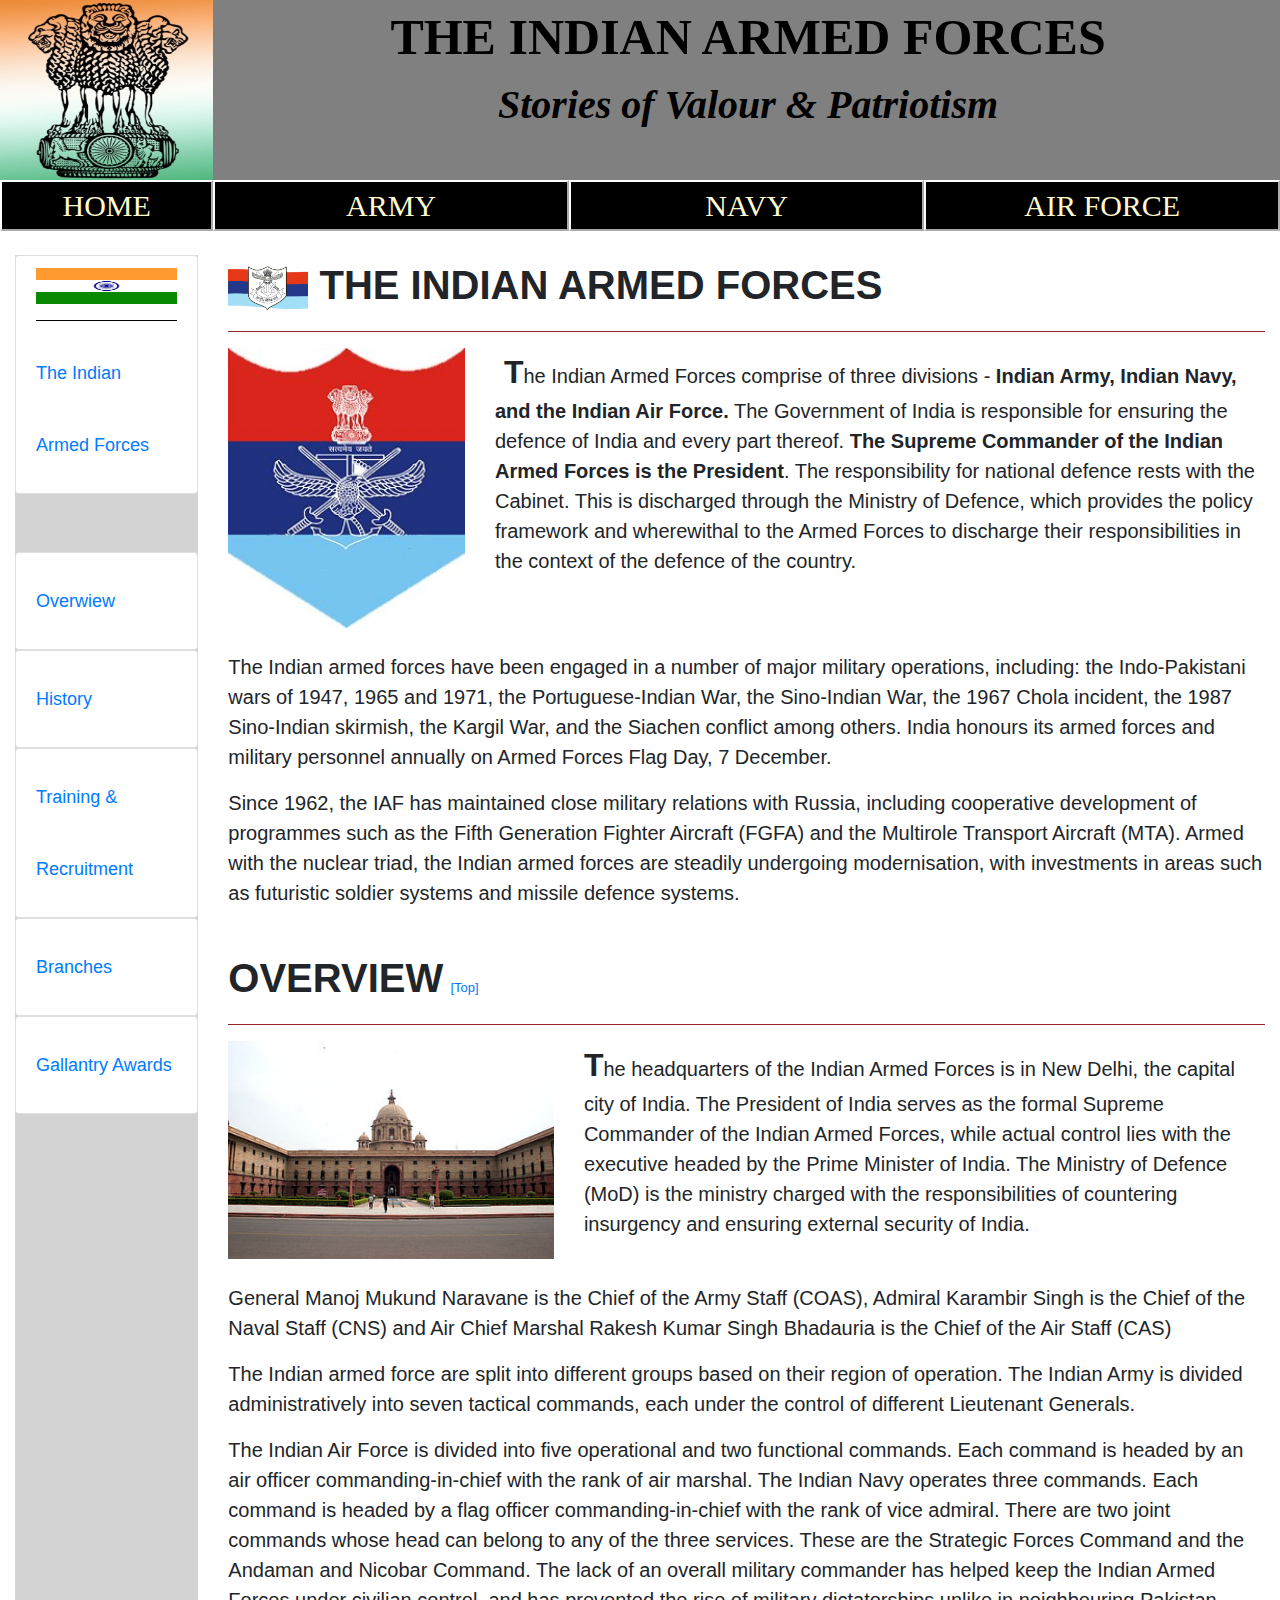
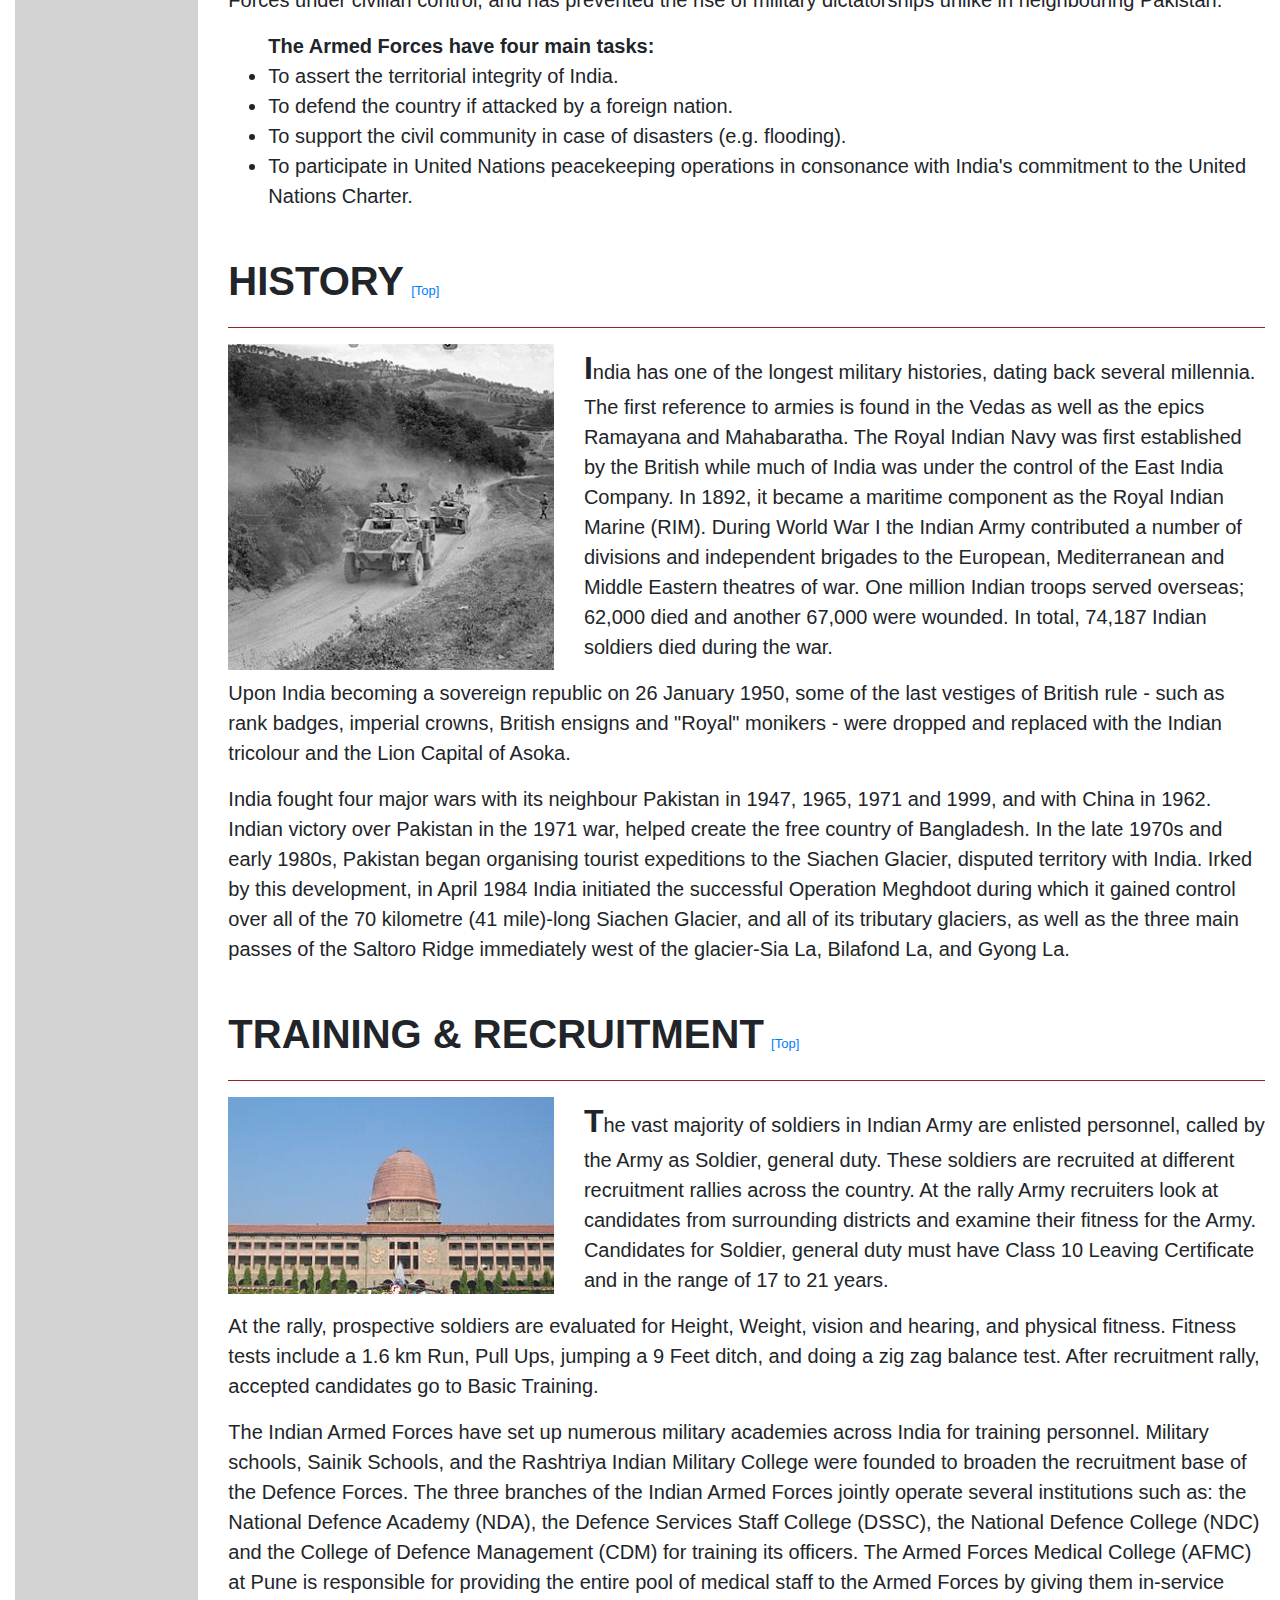
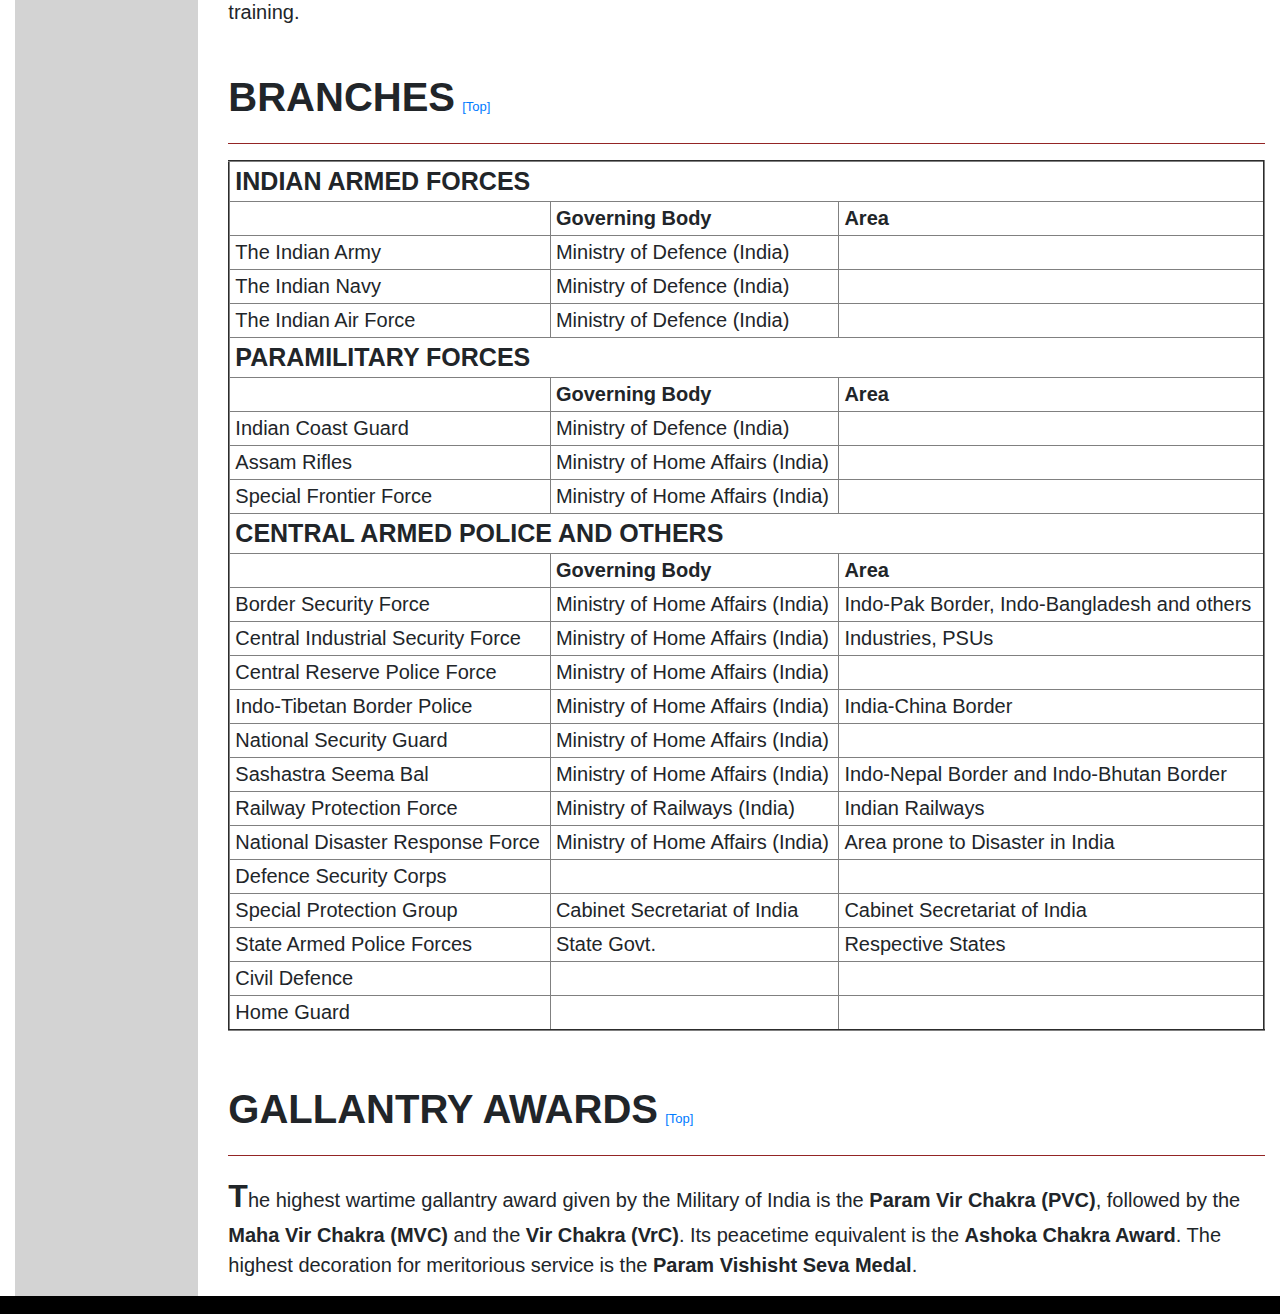
<file: Home.html>
<html>
     <head>
            <title> Home </title>
            <link rel="stylesheet" href="style0.css">
            <link rel="stylesheet" href="https://stackpath.bootstrapcdn.com/bootstrap/4.4.1/css/bootstrap.min.css" integrity="sha384-Vkoo8x4CGsO3+Hhxv8T/Q5PaXtkKtu6ug5TOeNV6gBiFeWPGFN9MuhOf23Q9Ifjh" crossorigin="anonymous">
            <link rel="stylesheet" href="style1.css">
            <meta name="viewport" content="width=device-width, initial-scale=1.0">
     </head>
     <body>
       
       <!-- Top of the webpage-->
       <div id="top">
       	<img src="logo.jpg" height="100%" width="16.65%" align="left">
       	    THE INDIAN ARMED FORCES<br>
       	<span class="st"><i>Stories of Valour & Patriotism</span></i>
       </div>
       <!--End of Top-->
       
       <!--For buttons in nav bar-->
       <div class="row no-gutters">
           <div class="col-2">
              <a href="Home.html"><button class="home">HOME</button></a>
           </div>
           <div class="col">
              <a href="Army.html"><button class="else">ARMY</button></a>
           </div>
           <div class="col">    
              <a href="Navy.html"><button class="else">NAVY</button></a>
           </div>
           <div class="col">
              <a href="Airforce.html"><button class="else">AIR FORCE</button></a>
           </div>
       </div> 
       <!--End of Nav bar-->
       
       <br>
       
       <!-- Middle Section-->
       <div class="container-fluid">
       <div class="row">
       
           <!-- Internal Navigation Sidebar-->
           <div class="col-2">
           
               <ul class="list-group">
                  <a href="#iaf"><li class="list-group-item">
              	     <span id="sbimg"><img src="indianflag.png" height="12%" width="100%"></span><br><hr color="black">The Indian Armed Forces</li></a>
                  <a href="#ow"><li class="list-group-item">Overwiew</li></a>
                  <a href="#his"><li class="list-group-item">History</li></a>
                  <a href="#t&r"><li class="list-group-item">Training & Recruitment</li></a>
                  <a href="#Br"><li class="list-group-item">Branches</li></a>
                  <a href="#ga"><li class="list-group-item">Gallantry Awards</li></a>
               </ul>
           </div>
           <!--End of internal navigation sidebar-->
       
           
          <!--Main Content-->
           <div class="col">

           	   <!--First internal heading-->
       	       <span class="content-heading" id="iaf"><img src="iafflag.png" alt="The Indian Armed Forces Flag" title="The Indian Armed Forces Flag" width="80px">&nbspTHE INDIAN ARMED FORCES</span>
       	       <hr color=brown>
               
               <!--First heading content-->
               <div class="row">
           	        <div class="col-3">
                         <img src="armedforces.jpg" alt="Armed Forces Emblem" title="Armed Forces Emblem" class="head-img" width="100%">       
                    </div>
           
                    <div class="col">
                        <p><font size="6"><b>&nbspT</b></font>he Indian Armed Forces comprise of three divisions - <b>Indian Army, Indian Navy, and the Indian Air Force.</b> The Government of India is responsible for ensuring the defence of India and every part thereof. <b>The Supreme Commander of the Indian Armed Forces is the President</b>. The responsibility for national defence rests with the Cabinet. This is discharged through the Ministry of Defence, which provides the policy framework and wherewithal to the Armed Forces to discharge their responsibilities in the context of the defence of the country. 
                        </p>

                        
                    </div>
                        <div class="container-fluid"><br>
                          
                        <p>
                          The Indian armed forces have been engaged in a number of major military operations, including: the Indo-Pakistani wars of 1947, 1965 and 1971, the Portuguese-Indian War, the Sino-Indian War, the 1967 Chola incident, the 1987 Sino-Indian skirmish, the Kargil War, and the Siachen conflict among others. India honours its armed forces and military personnel annually on Armed Forces Flag Day, 7 December.
                        </p>  

                        <p>Since 1962, the IAF has maintained close military relations with Russia, including cooperative development of programmes such as the Fifth Generation Fighter Aircraft (FGFA) and the Multirole Transport Aircraft (MTA). Armed with the nuclear triad, the Indian armed forces are steadily undergoing modernisation, with investments in areas such as futuristic soldier systems and missile defence systems.
                        </p><br>
                        </div>
               </div>
               <!--End of First content-->

               

               <!--Second internal heading-->
               <span class="content-heading" id="ow">OVERVIEW</span><font size="2px" >&nbsp <a href="#top">[Top]</a></font>
       	       <hr color=brown>
                
               <!--Second heading content--> 
       	       <div class="row">
           	        <div class="col-4">
                         <img src="afow.jpg" alt="Ministry of Defence" title="Ministry of Defence" class="head-img" width="100%">       
                    </div>
           
                    <div class="col">
                        <p><font size="6"><b>T</b></font>he headquarters of the Indian Armed Forces is in New Delhi, the capital city of India. The President of India serves as the formal Supreme Commander of the Indian Armed Forces, while actual control lies with the executive headed by the Prime Minister of India. The Ministry of Defence (MoD) is the ministry charged with the responsibilities of countering insurgency and ensuring external security of India. 
                        </p>

                        
                    </div>
                        <div class="container-fluid"> <br>

                          <p>
                            General Manoj Mukund Naravane is the Chief of the Army Staff (COAS), Admiral Karambir Singh is the Chief of the Naval Staff (CNS) and Air Chief Marshal Rakesh Kumar Singh Bhadauria is the Chief of the Air Staff (CAS)
                          </p>

                        <p>
                          The Indian armed force are split into different groups based on their region of operation. The Indian Army is divided administratively into seven tactical commands, each under the control of different Lieutenant Generals. 
                        </p>

                        <p>
                        	The Indian Air Force is divided into five operational and two functional commands. Each command is headed by an air officer commanding-in-chief with the rank of air marshal. The Indian Navy operates three commands. Each command is headed by a flag officer commanding-in-chief with the rank of vice admiral. There are two joint commands whose head can belong to any of the three services. These are the Strategic Forces Command and the Andaman and Nicobar Command. The lack of an overall military commander has helped keep the Indian Armed Forces under civilian control, and has prevented the rise of military dictatorships unlike in neighbouring Pakistan.
                        </p>
                        
                        <ul class="list">
                        	<b>The Armed Forces have four main tasks:</b>
                            <li>To assert the territorial integrity of India.</li>
                            <li>To defend the country if attacked by a foreign nation.</li>
                            <li>To support the civil community in case of disasters (e.g. flooding).</li>
                            <li>To participate in United Nations peacekeeping operations in consonance with India's commitment to the United Nations Charter.</li>
                        </ul><br>
                    </div>
               </div>
               <!--End of Second content-->


               
               <!--Third internal heading-->
               <span class="content-heading" id="his">HISTORY</span><font size="2px" >&nbsp <a href="#top">[Top]</a></font>
       	       <hr color=brown>
                
               <!--Third heading content--> 
       	       <div class="row">
           	        <div class="col-4">
                        <img src="afhis.jpg" alt="Indian Army of British Era" title="Indian Army of British Era" class="head-img" width="100%">       
                    </div>
           
                    <div class="col">
                        <p><font size="6"><b>I</b></font>ndia has one of the longest military histories, dating back several millennia. The first reference to armies is found in the Vedas as well as the epics Ramayana and Mahabaratha. The Royal Indian Navy was first established by the British while much of India was under the control of the East India Company. In 1892, it became a maritime component as the Royal Indian Marine (RIM). During World War I the Indian Army contributed a number of divisions and independent brigades to the European, Mediterranean and Middle Eastern theatres of war. One million Indian troops served overseas; 62,000 died and another 67,000 were wounded. In total, 74,187 Indian soldiers died during the war.
                        </p>

                        
                    </div>
                        
                        <div class="container-fluid">

                        <p>
                          Upon India becoming a sovereign republic on 26 January 1950, some of the last vestiges of British rule - such as rank badges, imperial crowns, British ensigns and "Royal" monikers - were dropped and replaced with the Indian tricolour and the Lion Capital of Asoka. 
                        </p>

                        <p>
                        	India fought four major wars with its neighbour Pakistan in 1947, 1965, 1971 and 1999, and with China in 1962. Indian victory over Pakistan in the 1971 war, helped create the free country of Bangladesh. In the late 1970s and early 1980s, Pakistan began organising tourist expeditions to the Siachen Glacier, disputed territory with India. Irked by this development, in April 1984 India initiated the successful Operation Meghdoot during which it gained control over all of the 70 kilometre (41 mile)-long Siachen Glacier, and all of its tributary glaciers, as well as the three main passes of the Saltoro Ridge immediately west of the glacier-Sia La, Bilafond La, and Gyong La.
                        </p><br>
                        </div>
               </div>
               <!--End of Third content-->

               <!--Fourth internal heading-->
               <span class="content-heading" id="t&r">TRAINING & RECRUITMENT</span><font size="2px" >&nbsp <a href="#top">[Top]</a></font>
       	       <hr color=brown>
                
               <!--Fourth heading content--> 
       	       <div class="row">
           	        <div class="col-4">
                        <img src="aftr.jpg" alt="The National Defence Academy, Pune" title="The National Defence Academy, Pune" class="head-img" width="100%">       
                    </div>
           
                    <div class="col">
                        <p><font size="6"><b>T</b></font>he vast majority of soldiers in Indian Army are enlisted personnel, called by the Army as Soldier, general duty. These soldiers are recruited at different recruitment rallies across the country. At the rally Army recruiters look at candidates from surrounding districts and examine their fitness for the Army. Candidates for Soldier, general duty must have Class 10 Leaving Certificate and in the range of 17 to 21 years.
                        </p>

                        
                    </div>
                        
                        <div class="container-fluid">

                        <p>
                        	At the rally, prospective soldiers are evaluated for Height, Weight, vision and hearing, and physical fitness. Fitness tests include a 1.6 km Run, Pull Ups, jumping a 9 Feet ditch, and doing a zig zag balance test. After recruitment rally, accepted candidates go to Basic Training. 

                        </p>	
                        <p>
                        	The Indian Armed Forces have set up numerous military academies across India for training personnel. Military schools, Sainik Schools, and the Rashtriya Indian Military College were founded to broaden the recruitment base of the Defence Forces. The three branches of the Indian Armed Forces jointly operate several institutions such as: the National Defence Academy (NDA), the Defence Services Staff College (DSSC), the National Defence College (NDC) and the College of Defence Management (CDM) for training its officers. The Armed Forces Medical College (AFMC) at Pune is responsible for providing the entire pool of medical staff to the Armed Forces by giving them in-service training. 
                        </p><br>
                        </div>
               </div>
               <!--End of Fourth content-->
               
               <!--Fifth internal heading-->
               <span class="content-heading" id="Br">BRANCHES</span><font size="2px" >&nbsp <a href="#top">[Top]</a></font>
       	       <hr color=brown>
                
               <!--Fifth heading content--> 
       	       <div class="row">
           	        
           
                    <div class="col">
            
                        
                        <table border="2px" width="100%" cellpadding="5px">
                        		<tr>
                        			<th colspan="3" style="font-size: 25px">INDIAN ARMED FORCES</th>
                        		</tr>
                        		<tr>
                        			<th></th>
                        			<th>Governing Body</th>
                        			<th>Area</th>
                        		</tr>
                        	
                        	    <tr>
                        			<td>The Indian Army</td>
                        			<td>Ministry of Defence (India)</td>
                        			<td></td>
                        		</tr>

                        		<tr>
                        			<td>The Indian Navy</td>
                        			<td>Ministry of Defence (India)</td>
                        			<td></td>
                        		</tr>

                        		<tr>
                        			<td>The Indian Air Force</td>
                        			<td>Ministry of Defence (India)</td>
                        			<td></td>
                        		</tr>

                        		<tr>
                        			<th colspan="3" style="font-size: 25px">PARAMILITARY FORCES</th>
                        		</tr>

                        		<tr>
                        			<th></th>
                        			<th>Governing Body</th>
                        			<th>Area</th>
                        		</tr>

                        	    <tr>
                        			<td> Indian Coast Guard</td>
                        			<td>Ministry of Defence (India)</td>
                        			<td></td>
                        		</tr>
                        		
                        		<tr>
                        			<td>Assam Rifles</td>
                        			<td>Ministry of Home Affairs (India)</td>
                        			<td></td>
                        		</tr>

                        		<tr>
                        			<td>Special Frontier Force</td>
                        			<td>Ministry of Home Affairs (India)</td>
                        			<td></td>
                        		</tr>

                        		<tr>
                        			<th colspan="3" style="font-size: 25px">CENTRAL ARMED POLICE AND OTHERS</th>
                        		</tr>

                        		<tr>
                        			<th></th>
                        			<th>Governing Body</th>
                        			<th>Area</th>
                        		</tr>

                        		<tr>
                        			<td>Border Security Force</td>
                        			<td>Ministry of Home Affairs (India)</td>
                        			<td>Indo-Pak Border, Indo-Bangladesh and others</td>
                        		</tr>

                        		<tr>
                        			<td>Central Industrial Security Force</td>
                        			<td>Ministry of Home Affairs (India)</td>
                        			<td>Industries, PSUs</td>
                        		</tr>

                        		<tr>
                        			<td>Central Reserve Police Force</td>
                        			<td>Ministry of Home Affairs (India)</td>
                        			<td></td>
                        		</tr>

                        		<tr>
                        			<td>Indo-Tibetan Border Police</td>
                        			<td>Ministry of Home Affairs (India)</td>
                        			<td>India-China Border</td>
                        		</tr>

                        		<tr>
                        			<td>National Security Guard</td>
                        			<td>Ministry of Home Affairs (India)</td>
                        			<td></td>
                        		</tr>

                        		<tr>
                        			<td>Sashastra Seema Bal</td>
                        			<td>Ministry of Home Affairs (India)</td>
                        			<td>Indo-Nepal Border and Indo-Bhutan Border</td>
                        		</tr>

                        		<tr>
                        			<td>Railway Protection Force</td>
                        			<td>Ministry of Railways (India)</td>
                        			<td>Indian Railways</td>
                        		</tr>

                        		<tr>
                        			<td>National Disaster Response Force</td>
                        			<td>Ministry of Home Affairs (India)</td>
                        			<td>Area prone to Disaster in India </td>
                        		</tr>

                        		<tr>
                        			<td>Defence Security Corps</td>
                        			<td></td>
                        			<td></td>
                        		</tr>

                        		<tr>
                        			<td>Special Protection Group</td>
                        			<td>Cabinet Secretariat of India</td>
                        			<td>Cabinet Secretariat of India</td>
                        		</tr>

                        		<tr>
                        			<td>State Armed Police Forces</td>
                        			<td>State Govt.</td>
                        			<td>Respective States</td>
                        		</tr>

                        		<tr>
                        			<td>Civil Defence</td>
                        			<td></td>
                        			<td></td>
                        		</tr>

                        		<tr>
                        			<td>Home Guard</td>
                        			<td></td>
                        			<td></td>
                        		</tr>
                        	

                        </table><br><br>
                    
                    </div>
               </div>
               <!--End of Fifth content-->


               <!--Sixth internal heading-->
               <span class="content-heading" id="ga">GALLANTRY AWARDS</span><font size="2px">&nbsp <a href="#top">[Top]</a></font>
       	       <hr color=brown>
                
               <!--Sixth heading content--> 
       	       <div class="row">
           	        
           
                    <div class="col">
                        <p><font size="6"><b>T</b></font>he highest wartime gallantry award given by the Military of India is the <b>Param Vir Chakra (PVC)</b>, followed by the <b>Maha Vir Chakra (MVC)</b> and the <b>Vir Chakra (VrC)</b>. Its peacetime equivalent is the <b>Ashoka Chakra Award</b>. The highest decoration for meritorious service is the <b>Param Vishisht Seva Medal</b>. 
                        </p>

                        
                    </div><br>
                        
               </div>
               <!--End of Sixth content-->


               

           </div>
           <!--End of Main Content-->
       
       </div>
       </div>
       <!-- End of Middle Section-->	   
       

       <!--Bottom Section-->
       <div id="bottom" style="background-color: black; height: 2%">
       </div>
       	<!--End of Bottom Section-->
     

     </body>   
</html>
</file>
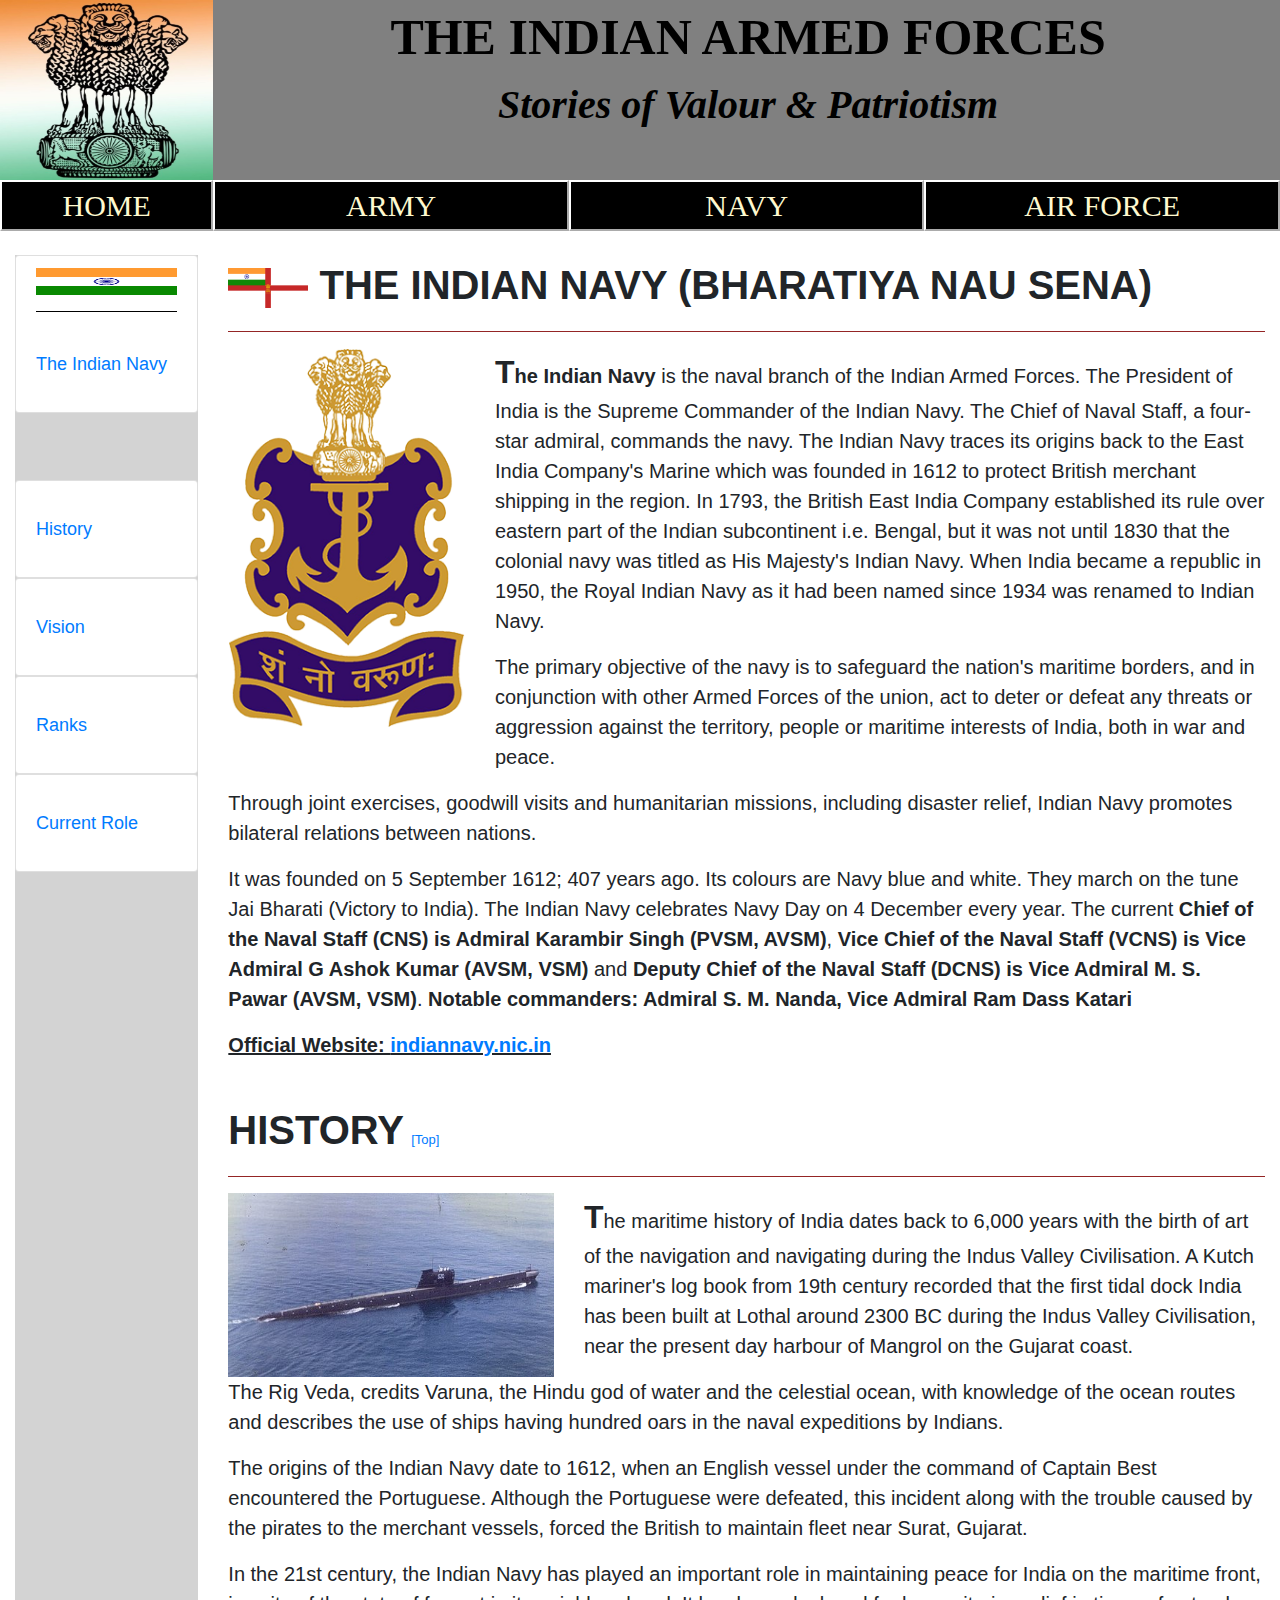
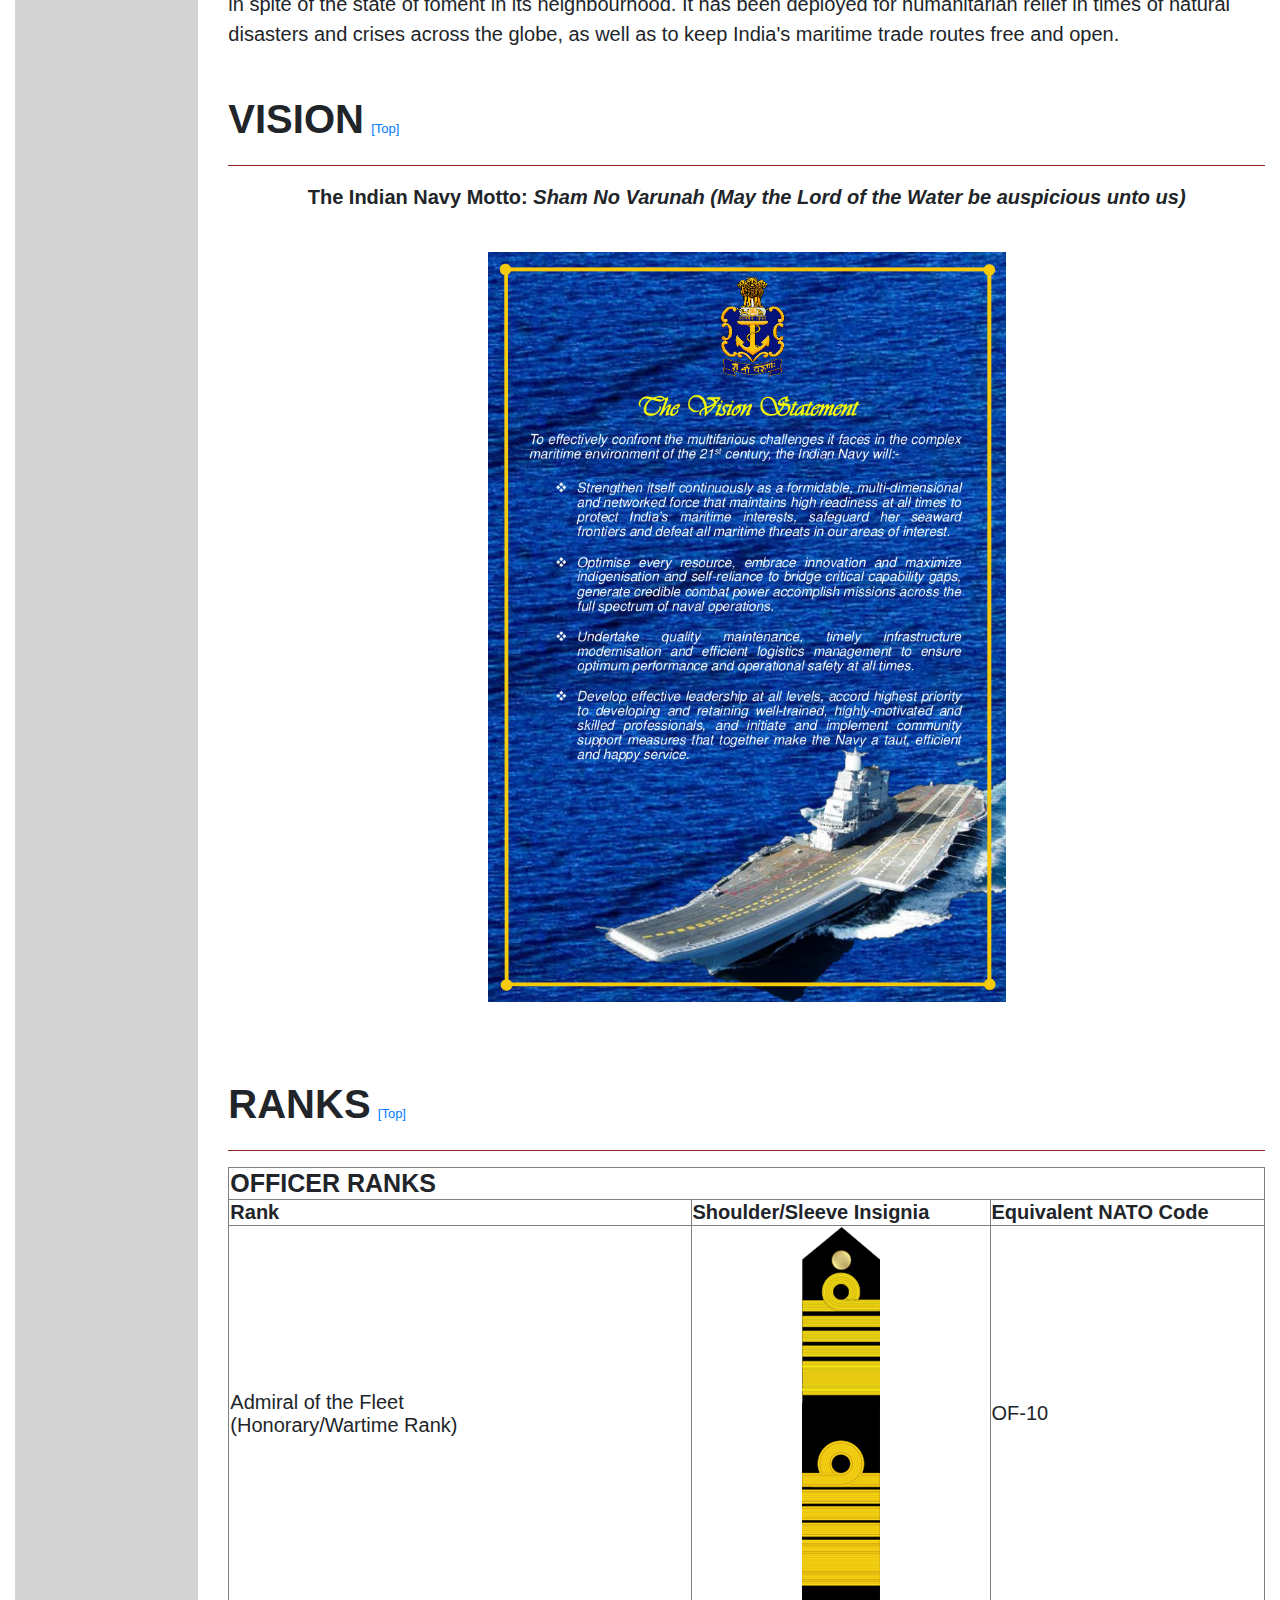
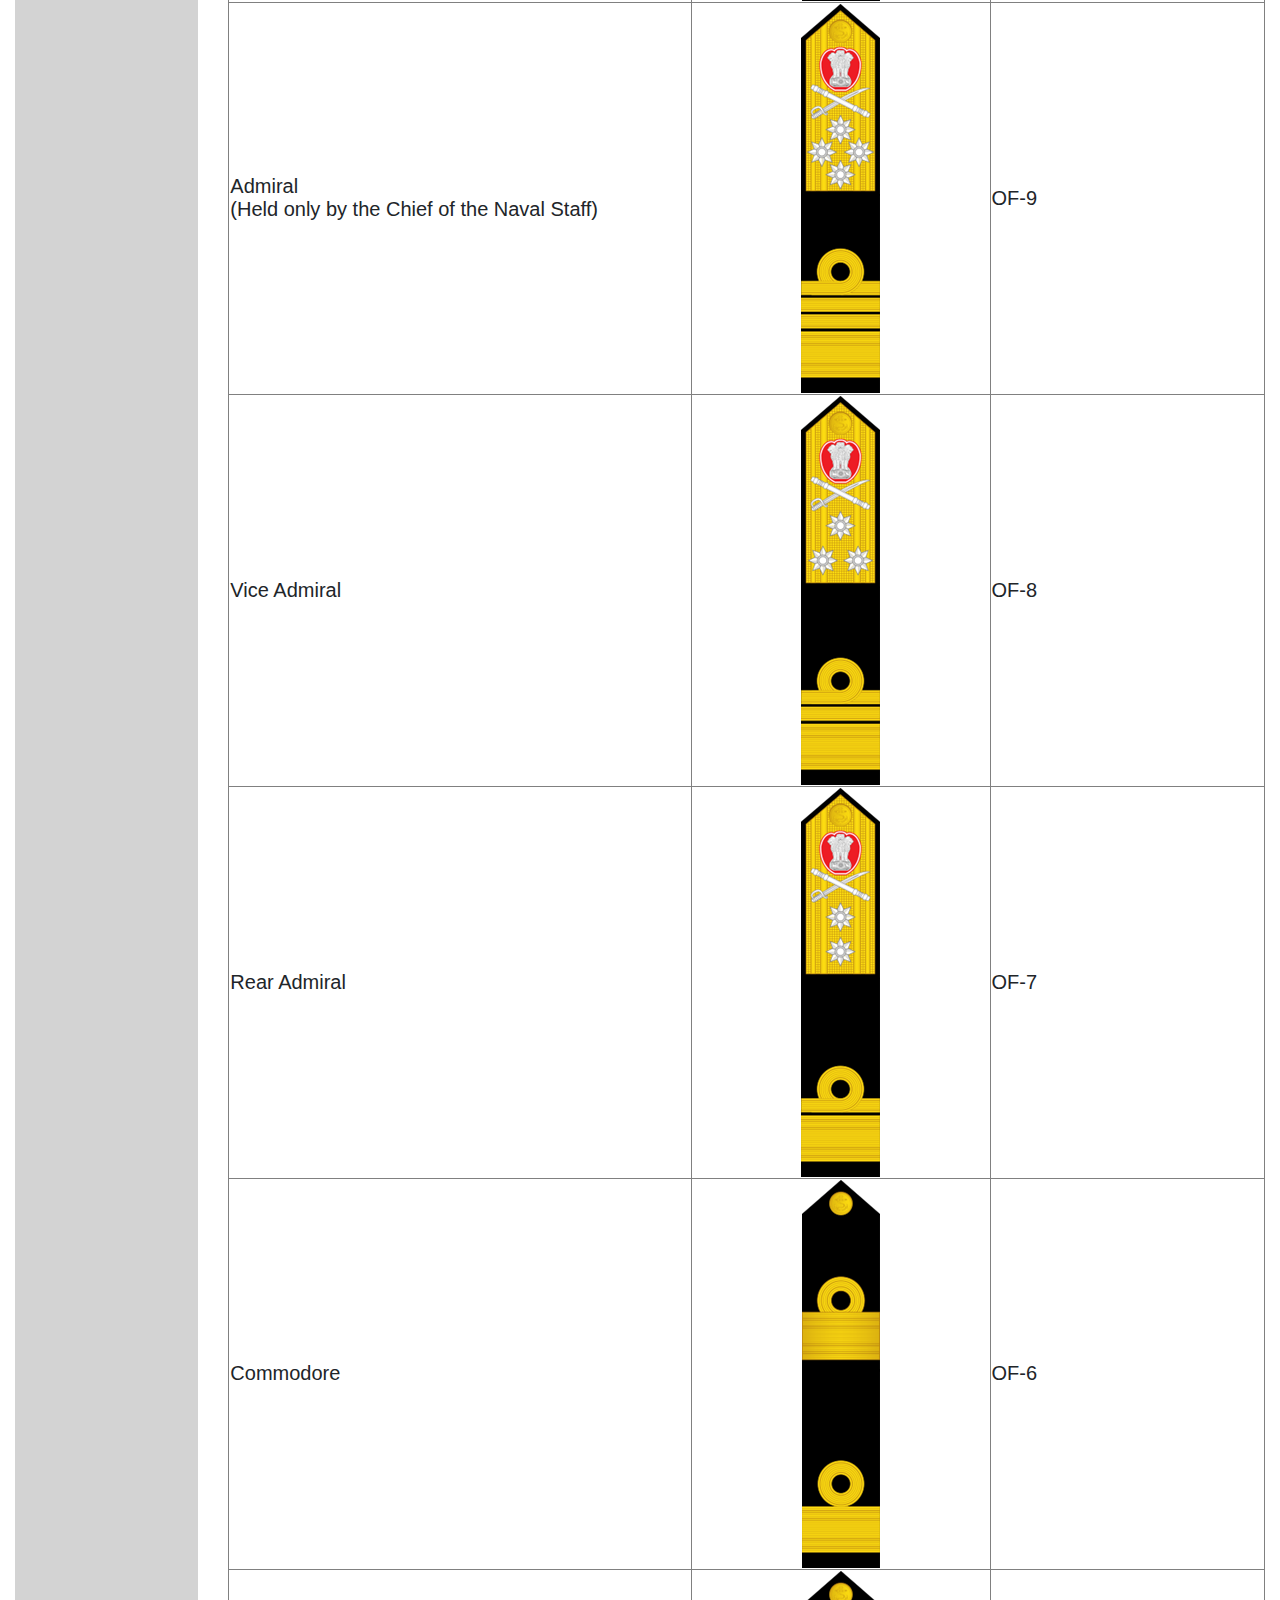
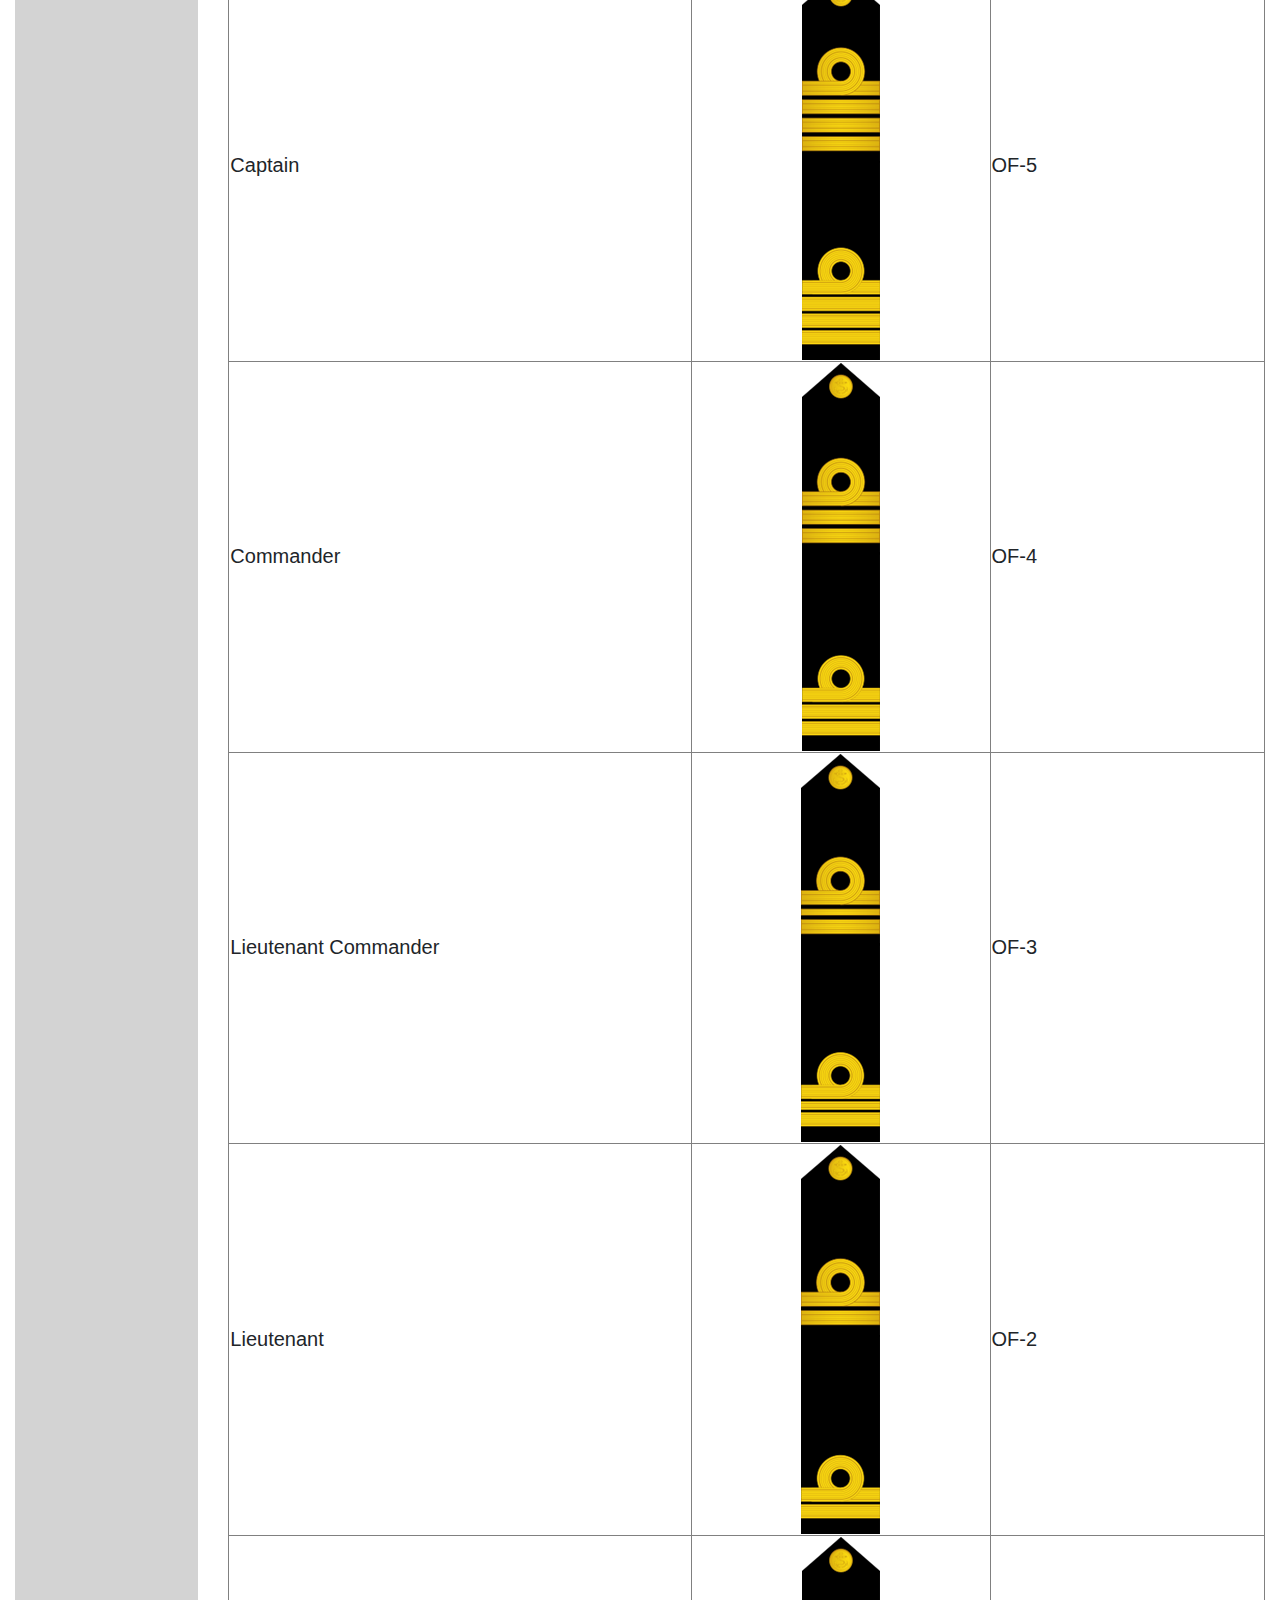
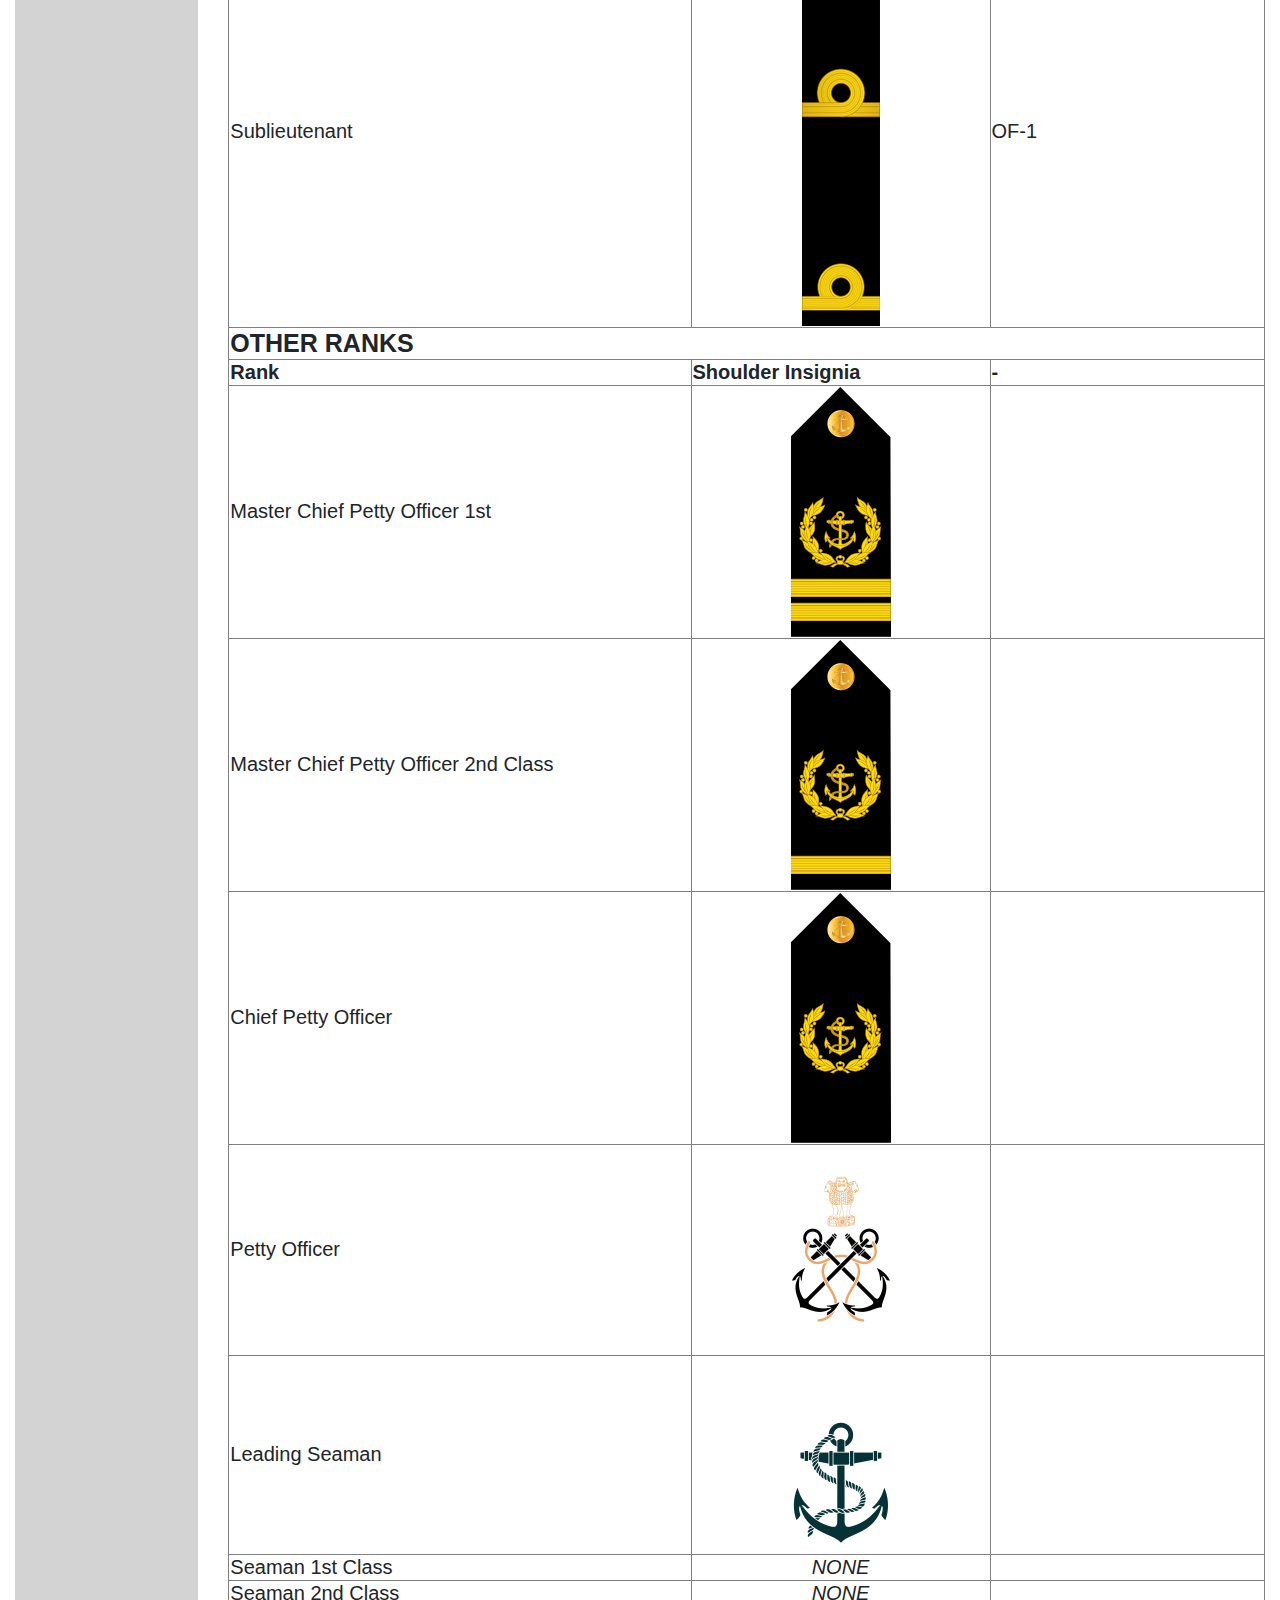
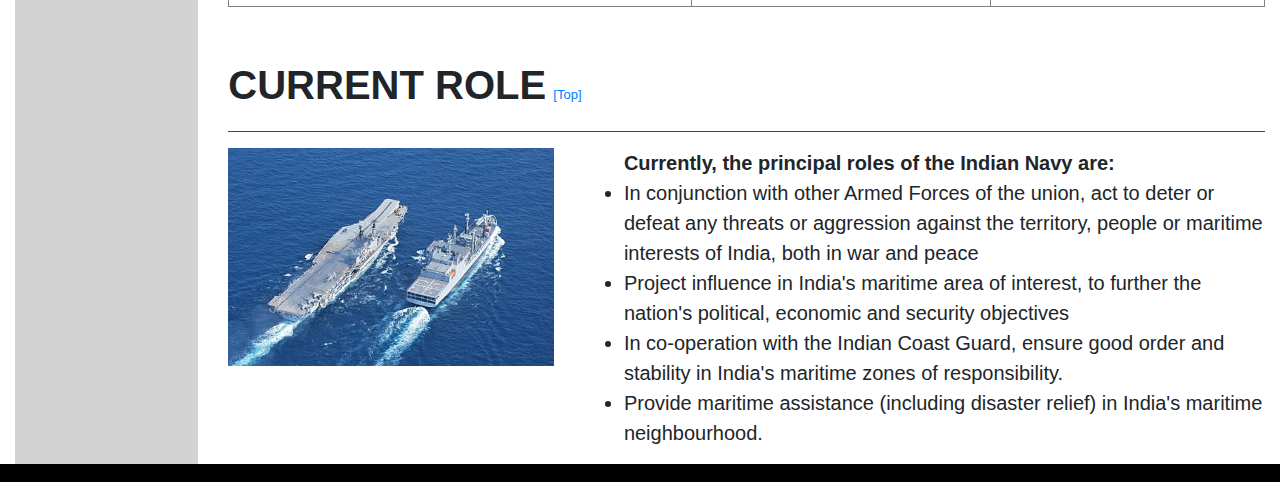
<file: Navy.html>
<html>
     <head>
            <title> The Indian Navy </title>
            <link rel="stylesheet" href="style0.css">
            <link rel="stylesheet" href="https://stackpath.bootstrapcdn.com/bootstrap/4.4.1/css/bootstrap.min.css" integrity="sha384-Vkoo8x4CGsO3+Hhxv8T/Q5PaXtkKtu6ug5TOeNV6gBiFeWPGFN9MuhOf23Q9Ifjh" crossorigin="anonymous">
            <link rel="stylesheet" href="style1.css">
            <meta name="viewport" content="width=device-width, initial-scale=1.0">
     </head>
     <body>
       
       <!-- Top of the webpage-->
       <div id="top">
        <img src="logo.jpg" height="100%" width="16.65%" align="left">
            THE INDIAN ARMED FORCES<br>
        <span class="st"><i>Stories of Valour & Patriotism</span></i>
       </div>
       <!--End of Top-->
       
       <!--For buttons in nav bar-->
       <div class="row no-gutters">
           <div class="col-2">
              <a href="Home.html"><button class="home">HOME</button></a>
           </div>
           <div class="col">
              <a href="Army.html"><button class="else">ARMY</button></a>
           </div>
           <div class="col">    
              <a href="Navy.html"><button class="else">NAVY</button></a>
           </div>
           <div class="col">
              <a href="Airforce.html"><button class="else">AIR FORCE</button></a>
           </div>
       </div> 
       <!--End of Nav bar-->
       
       <br>
       
       <!-- Middle Section-->
       <div class="container-fluid">
       <div class="row">
       
           <!-- Internal Navigation Sidebar-->
           <div class="col-2">
               <ul class="list-group">
                  <a href="#tin"><li class="list-group-item">
                     <span id="sbimg"><img src="indianflag.png" height="12%" width="100%"></span><br><hr color="black">The Indian Navy</li></a>
                  <a href="#his"><li class="list-group-item">History</li></a>
                  <a href="#v"><li class="list-group-item">Vision</li></a>
                  <a href="#rn"><li class="list-group-item">Ranks</li></a>
                  <a href="#cr"><li class="list-group-item">Current Role</li></a>
               </ul>
           </div>
           <!--End of internal navigation sidebar-->
       
           <!--Main Content-->
           <div class="col">

               <!--First internal heading-->
               <span class="content-heading" id="tin"><img src="tinflag.png" alt="The Indian Navy Flag" title="The Indian Navy Flag" width="80px">&nbspTHE INDIAN NAVY (BHARATIYA NAU SENA)</span>
               <hr color=brown>
               
               <!--First heading content-->
               <div class="row">
                    <div class="col-3">
                         <img src="tincrest.png" alt="The Indian Navy Crest" title="The Indian Navy Crest" class="head-img" width="100%" >       
                    </div>
           
                    <div class="col">
                        <p><font size="6"><b>T</font>he Indian Navy</b> is the naval branch of the Indian Armed Forces. The President of India is the Supreme Commander of the Indian Navy. The Chief of Naval Staff, a four-star admiral, commands the navy. The Indian Navy traces its origins back to the East India Company's Marine which was founded in 1612 to protect British merchant shipping in the region. In 1793, the British East India Company established its rule over eastern part of the Indian subcontinent i.e. Bengal, but it was not until 1830 that the colonial navy was titled as His Majesty's Indian Navy. When India became a republic in 1950, the Royal Indian Navy as it had been named since 1934 was renamed to Indian Navy. 
                        </p>

                        <p>
                          The primary objective of the navy is to safeguard the nation's maritime borders, and in conjunction with other Armed Forces of the union, act to deter or defeat any threats or aggression against the territory, people or maritime interests of India, both in war and peace.  
                        </p>

                       </div>
                        
                        <div class="container-fluid">
                        

                        

                        <p>
                          Through joint exercises, goodwill visits and humanitarian missions, including disaster relief, Indian Navy promotes bilateral relations between nations.
                        </p>

                        <p>It was founded on 5 September 1612; 407 years ago. Its colours are Navy blue and white. They march on the tune Jai Bharati (Victory to India). The Indian Navy celebrates Navy Day on 4 December every year. The current <b>Chief of the Naval Staff (CNS) is Admiral Karambir Singh (PVSM, AVSM)</b>, <b>Vice Chief of the Naval Staff (VCNS) is Vice Admiral G Ashok Kumar (AVSM, VSM)</b> and <b>Deputy Chief of the Naval Staff (DCNS) is Vice Admiral M. S. Pawar (AVSM, VSM)</b>. <b>Notable commanders: Admiral S. M. Nanda, Vice Admiral Ram Dass Katari</b></p>
                        <p><b><u>Official Website: <a href="https://www.indiannavy.nic.in">indiannavy.nic.in</a></u></b></p>
                        </p><br>
                        </div>
               </div>
               <!--End of First content-->

               

               <!--Second internal heading-->
               <span class="content-heading" id="his">HISTORY</span><font size="2px" >&nbsp <a href="#top">[Top]</a></font>
               <hr color=brown>
                
               <!--Second heading content--> 
               <div class="row">
                    <div class="col-4">
                         <img src="tinhis.jpg" alt="INS Kursura" title="INS Kursura" class="head-img" width="100%">       
                    </div>
           
                    <div class="col">
                        <p><font size="6"><b>T</b></font>he maritime history of India dates back to 6,000 years with the birth of art of the navigation and navigating during the Indus Valley Civilisation. A Kutch mariner's log book from 19th century recorded that the first tidal dock India has been built at Lothal around 2300 BC during the Indus Valley Civilisation, near the present day harbour of Mangrol on the Gujarat coast.  
                        </p>

                    </div>
                        <div class="container-fluid">

                        <p>
                          The Rig Veda, credits Varuna, the Hindu god of water and the celestial ocean, with knowledge of the ocean routes and describes the use of ships having hundred oars in the naval expeditions by Indians.
                        </p> 
                        
                        <p>
                          The origins of the Indian Navy date to 1612, when an English vessel under the command of Captain Best encountered the Portuguese. Although the Portuguese were defeated, this incident along with the trouble caused by the pirates to the merchant vessels, forced the British to maintain fleet near Surat, Gujarat. 
                        </p>
                        <p>
                          In the 21st century, the Indian Navy has played an important role in maintaining peace for India on the maritime front, in spite of the state of foment in its neighbourhood. It has been deployed for humanitarian relief in times of natural disasters and crises across the globe, as well as to keep India's maritime trade routes free and open.
                        </p> 
                        <br>
                    </div>
               </div>
               <!--End of Second content-->


               
               <!--Third internal heading-->
               <span class="content-heading" id="v">VISION</span><font size="2px" >&nbsp <a href="#top">[Top]</a></font>
               <hr color=brown>
                
               <!--Third heading content--> 
               <div class="row">
                    
                      
                    <div class="col">
                         <p style="text-align: center;"><b>The Indian Navy Motto: <i>Sham No Varunah (May the Lord of the Water be auspicious unto us)</i></b></p> <br>
                        <img class="center" src="tinvis.jpg" alt="Vision of The Indian Navy" title="Vision of The Indian Navy">
                    </div>
                        
                        
               </div>
               <br><br><br>
               <!--End of Third content-->

               
               <!--Fourth internal heading-->
               <span class="content-heading" id="rn">RANKS</span><font size="2px">&nbsp <a href="#top">[Top]</a></font>
               <hr color=brown>
                
               <!--Fouth heading content--> 
               <div class="row">
                    
           
                    <div class="col">
            
                        
                        <table border="1px" width="100%">
                            <tr>
                              <th colspan="3" style="font-size: 25px">OFFICER RANKS</th>
                            </tr>
                            <tr>
                              <th>Rank</th>
                              <th>Shoulder/Sleeve Insignia</th>
                              <th>Equivalent NATO Code</th>
                            </tr>
                          
                            <tr>
                              <td>Admiral of the Fleet<br>(Honorary/Wartime Rank)</td>
                              <td align="center"><img class="rank1" src="rn1af.png" height="100%"></td>
                              <td>OF-10</td>
                            </tr>

                            <tr>
                              <td>Admiral<br>(Held only by the Chief of the Naval Staff)</td>
                              <td align="center"><img class="rank1" src="rn1a.png" height="100%"></td>
                              <td>OF-9</td>
                            </tr>

                            <tr>
                              <td>Vice Admiral</td>
                              <td align="center"><img class="rank1" src="rn1va.png" height="100%"></td>
                              <td>OF-8</td>
                            </tr>

                            <tr>
                              <td>Rear Admiral</td>
                              <td align="center"><img class="rank1" src="rn1ra.png" height="100%"></td>
                              <td>OF-7</td>
                            </tr>

                            <tr>
                              <td>Commodore</td>
                              <td align="center"><img class="rank1" src="rn1c.png" height="100%"></td>
                              <td>OF-6</td>
                            </tr>

                            <tr>
                              <td>Captain</td>
                              <td align="center"><img class="rank1" src="rn1cap.png" height="100%"></td>
                              <td>OF-5</td>
                            </tr>

                            <tr>
                              <td>Commander</td>
                              <td align="center"><img class="rank1" src="rn1com.png" height="100%"></td>
                              <td>OF-4</td>
                            </tr>

                            <tr>
                              <td>Lieutenant Commander</td>
                              <td align="center"><img class="rank1" src="rn1lc.png" height="100%"></td>
                              <td>OF-3</td>
                            </tr>

                            <tr>
                              <td>Lieutenant</td>
                              <td align="center"><img class="rank1" src="rn1l.png" height="100%"></td>
                              <td>OF-2</td>
                            </tr>

                            <tr>
                              <td>Sublieutenant</td>
                              <td align="center"><img class="rank1" src="rn1sl.png" height="100%"></td>
                              <td>OF-1</td>
                            </tr>

                            <tr>
                              <th colspan="3" style="font-size: 25px">OTHER RANKS</th>
                            </tr>

                            <tr>
                              <th>Rank</th>
                              <th>Shoulder Insignia</th>
                              <th>-</th>
                            </tr>

                            <tr>
                              <td>Master Chief Petty Officer 1st</td>
                              <td align="center"><img class="rank1" src="rn1mcpo1.png" height="100%"></td>
                              <td></td>
                            </tr>

                            <tr>
                              <td>Master Chief Petty Officer 2nd Class</td>
                              <td align="center"><img class="rank1" src="rn1mcpo2.png" height="100%"></td>
                              <td></td>
                            </tr>

                            <tr>
                              <td>Chief Petty Officer</td>
                              <td align="center"><img class="rank1" src="rn1cpo.png" height="100%"></td>
                              <td></td>
                            </tr>

                            <tr>
                              <td>Petty Officer</td>
                              <td align="center"><img class="rank1" src="rn1po.png" height="100%"></td>
                              <td></td>
                            </tr>

                            <tr>
                              <td>Leading Seaman</td>
                              <td align="center"><img class="rank1" src="rn1ls.png" height="100%"></td>
                              <td></td>
                            </tr>

                            <tr>
                              <td>Seaman 1st Class</td>
                              <td align="center"><i>NONE</i></td>
                              <td></td>
                            </tr>

                            <tr>
                              <td>Seaman 2nd Class</td>
                              <td align="center"><i>NONE</i></td>
                              <td></td>
                            </tr>

                            
                          

                        </table><br><br>
                    
                    </div>
               </div>
               <!--End of Fourth content-->


               <!--Fifth internal heading-->
               <span class="content-heading" id="cr">CURRENT ROLE</span><font size="2px" >&nbsp <a href="#top">[Top]</a></font>
               <hr color=brown>
                
               <!--Fifth heading content--> 
               <div class="row">
                    <div class="col-4">
                        <img src="tincr.jpg" alt="INS Viraat & INS Deepak" title="INS Viraat & INS Deepak" class="head-img" width="100%">       
                    </div>
           
                    <div class="col">
                        <ul class="list">
                          <b>Currently, the principal roles of the Indian Navy are:</b>
                          <li>In conjunction with other Armed Forces of the union, act to deter or defeat any threats or aggression against the territory, people or maritime interests of India, both in war and peace</li>
                          <li>Project influence in India's maritime area of interest, to further the nation's political, economic and security objectives</li>
                          <li>In co-operation with the Indian Coast Guard, ensure good order and stability in India's maritime zones of responsibility.</li>
                          <li>Provide maritime assistance (including disaster relief) in India's maritime neighbourhood.</li>
                        </ul>

                       
                        </div><br>
               </div>
               <!--End of Fifth content-->

               

           </div>
           <!--End of Main Content-->
       
       </div> 
       </div>
       <!-- End of Middle Section-->     
       

       <!--Bottom Section-->
       <div id="bottom" style="background-color: black; height: 2%">
       </div>
        <!--End of Bottom Section-->
     

     </body>   
</html>
</file>
<file: style0.css>
#top{
	background-color: grey;
	height: 20%;
	width: 100%;
	text-align: center;
	vertical-align: middle;
	color: black;
	font-family: serif;
	font-weight: bolder;
	}
.st{
	font-family: fantasy;
}

.else:hover{
	transition: all 0.5s ease;
    background-color: brown;
}

.home:hover{
	background-color: green;
	transition: all 0.5s ease;
}

.home,.else{
	width: 100%;
	background-color: black;
	font-size: 30px;
	font-family: serif;
	border-color: white;

}



}
.row{
	height: 30%;
    
}

.list-group{
	width: 100%;
	height: 100% ;
	background-color: lightgrey;
	font-size: 18px;
}

.list-group-item{
	line-height: 400%;

}

.content-heading{
	font-size: 40px;
	font-weight: bolder;
} 
.center, .center1{
  display: block;
  margin-left: auto;
  margin-right: auto;
  width: 50%;
  
 
}

p,.list,td,th{
	font-size: 20px;
}









  @media (max-width: 880px) {
  #top {
      height: 10%;
      
    }

  .home,.else{
  	font-size: 12px;
  }
  p,.list,th,td{
  	font-size: 10px;
  }
  

#sbimg img{
  	height: 0px;
  	width: 0px;
  } 

  .content-heading{
  	font-size: 30px;
  }
  .list-group{
  	font-size: 10px;

  }
  .rank{
  	width: 50px;
  	height: 100px;
  }
  
  .rank1{
    height: 50px;
    width: 25px;
  }
  .center {
    height: 400px;
    width: 200px;
  }

  .center1 {
    height: 100px;
    width: 200px;
  }

  .head-img{
    height: 65px;
    width: 65px;
  }

}

@media (max-width: 600px) {
	.list-group{
		font-size: 3px;
		width: 0px;
		height: 0px;

	}
  
  .st{
    display: none;
  }
  
}  


@media(max-height: 600px){
  #top{
    height: 30%;
  }
}
</file>
<file: style1.css>
.home, .else {
  color: #fff9cf; }

#top {
  font-size: 50px; }
  #top .st {
    font-size: 40px; }

@media (max-width: 880px) {
  #top {
    font-size: 21px; }
    #top .st {
      font-size: 20px; } }

/*# sourceMappingURL=style1.css.map */
</file>
